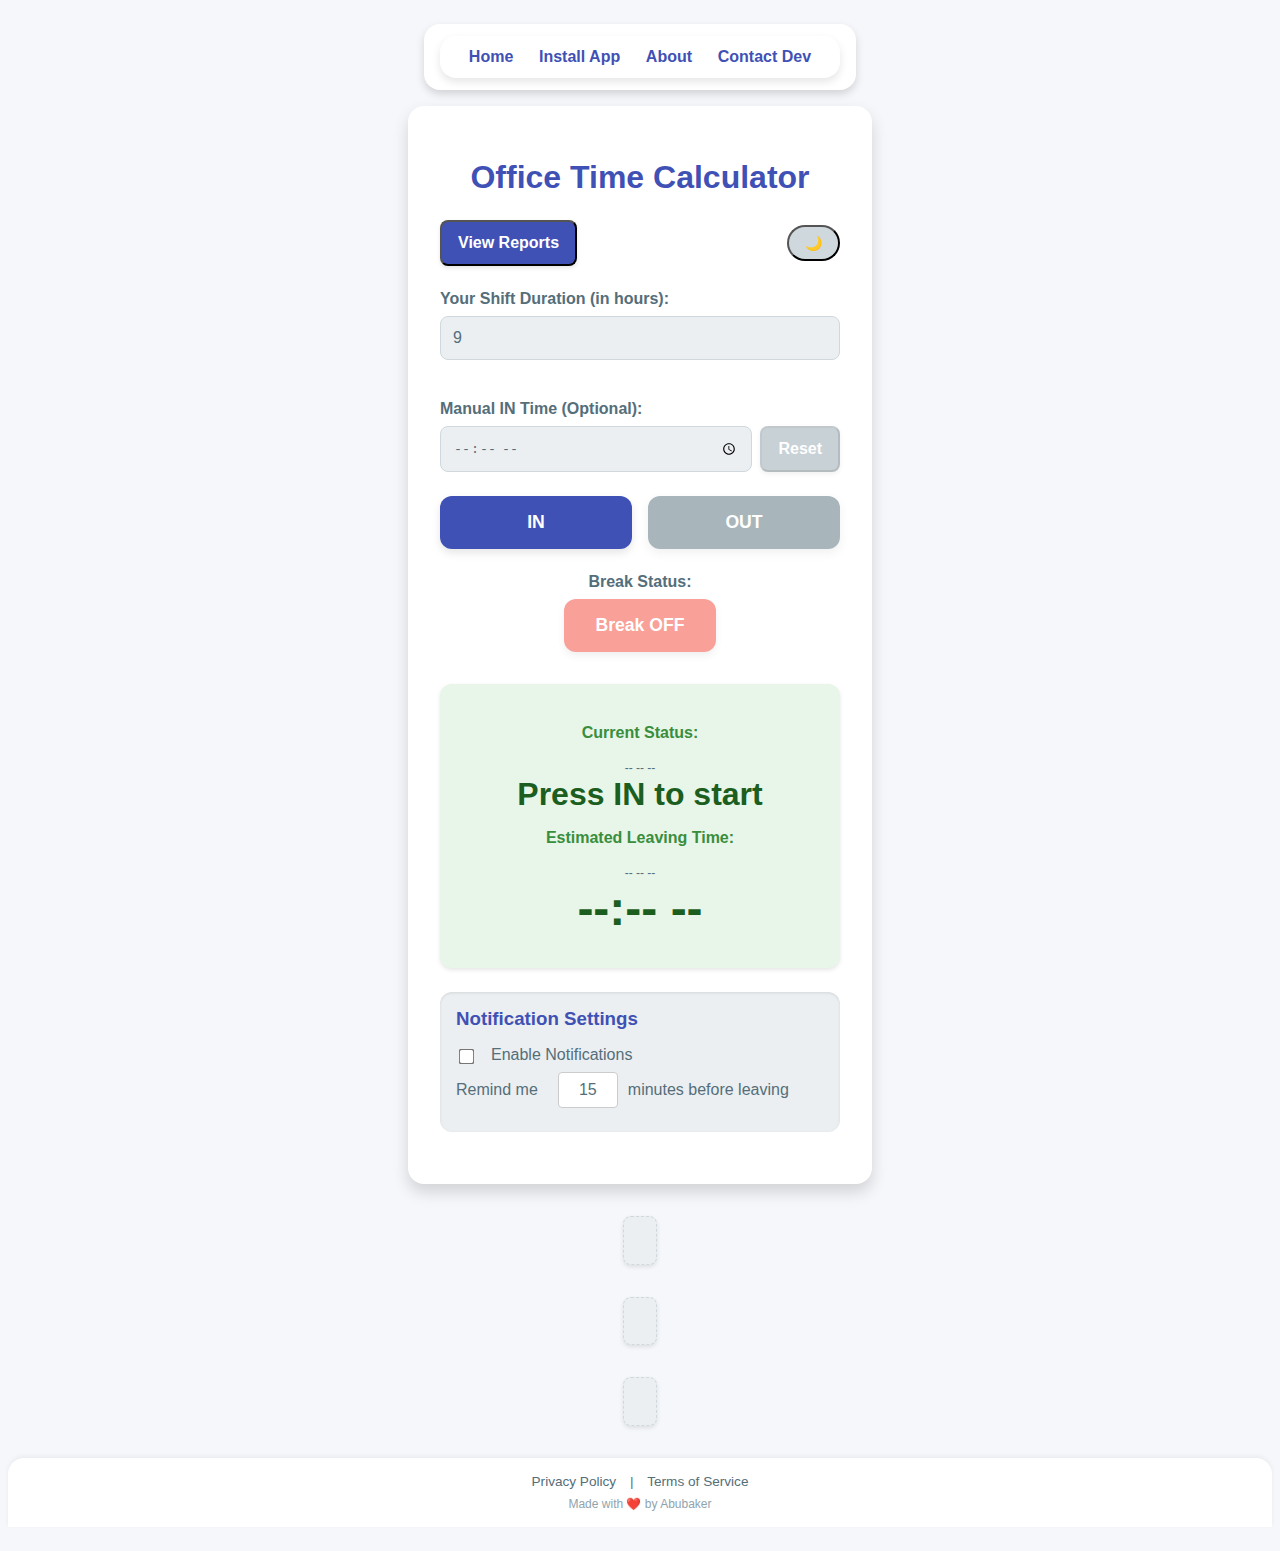
<file: index.html>
<!DOCTYPE html>

<html lang="en">
<head>
<meta charset="utf-8"/>
<meta content="width=device-width, initial-scale=1.0" name="viewport"/>
<title>Office Time Calculator</title>
<!-- PWA Manifest Link -->
<link href="/manifest.json" rel="manifest"/>
<script async="" crossorigin="anonymous" src="https://pagead2.googlesyndication.com/pagead/js/adsbygoogle.js?client=ca-pub-4157122551548487"></script>
<!-- Custom CSS for a professional look with clear light/dark mode and fixed text visibility -->

<link href="maincss.css" rel="stylesheet"/></head>
<body class="flex flex-col items-center justify-content-center min-h-screen p-4">
<header style="width: 100%; max-width: 400px; margin-bottom: 1rem;">
<nav style="display: flex; justify-content: space-around; align-items: center; background-color: var(--container-bg); padding: 0.75rem 1rem; border-radius: 1rem; box-shadow: 0 4px 8px rgba(0,0,0,0.1); font-weight: bold;">
<a href="index.html" style="color: var(--primary-accent); text-decoration: none;">Home</a>
<a href="install.html" style="color: var(--primary-accent); text-decoration: none;">Install App</a>
<a href="about.html" style="color: var(--primary-accent); text-decoration: none;">About</a>
<a href="contactus.html" style="color: var(--primary-accent);; text-decoration: none;">Contact Dev</a>
</nav>
</header>
<div class="container">
<h1>Office Time Calculator</h1>
<!-- Dark Mode Toggle Button and View Reports Button in a flex container -->
<div style="display: flex; justify-content: space-between; align-items: center; margin-bottom: 1.5rem;">
<!-- View Reports Button (Moved here) -->
<button class="btn-reset" id="viewReportsBtn">
                View Reports
            </button>
<!-- Dark Mode Toggle Button -->
<button id="darkModeToggle" style="background-color: #cfd8dc; color: #546e7a; padding: 0.5rem 1rem; border-radius: 9999px; font-size: 0.875rem; font-weight: 600; cursor: pointer; transition: background-color 0.3s ease, color 0.3s ease;">
<span id="darkModeIcon">🌙</span>
</button>
</div>
<!-- Shift Duration Input -->
<div style="margin-bottom: 1.5rem;">
<label for="shiftDuration">Your Shift Duration (in hours):</label>
<input id="shiftDuration" max="12" min="1" type="number" value="9"/>
</div>
<!-- Manual IN Time Input with Reset Button -->
<div style="margin-bottom: 1.5rem;"> <!-- Wrapper div for margin -->
<label for="manualInTime">Manual IN Time (Optional):</label>
<div class="input-flex-wrapper"> <!-- New wrapper for input and button -->
<input id="manualInTime" type="time"/>
<button class="btn-reset" id="resetManualInTimeBtn">Reset</button>
</div>
</div>
<!-- IN/OUT Buttons -->
<div class="button-group">
<button class="main-button btn-in" id="inBtn">IN</button>
<button class="main-button btn-out" disabled="" id="outBtn">OUT</button>
</div>
<!-- Break Toggle Button -->
<div style="margin-bottom: 1.5rem; text-align: center;">
<p class="break-status-text" style="margin-bottom: 0.5rem; font-weight: bold;">Break Status:</p>
<button class="btn-toggle off" disabled="" id="breakToggleBtn">
                Break OFF
            </button>
<p id="breakTimer" style="font-size: 1.2rem; font-weight: bold; margin-top: 0.75rem; display: none;">00:00:00</p>
</div>
<!-- Current Status / Leaving Time Display -->
<div class="status-box">
<p style="font-weight: bold; margin-bottom: 0.5rem;">Current Status:</p>
<p><span class="small-date-text" id="inDateDisplay">-- -- --</span><br/>
<span class="display-text" id="statusDisplay">Press IN to start</span></p>
<p style="font-weight: bold; margin-bottom: 0.5rem;">Estimated Leaving Time:</p>
<p><span class="small-date-text" id="outDateDisplay">-- -- --</span><br/>
<span class="large-text" id="leavingTimeDisplay">--:-- --</span></p>
<p id="totalBreakTimeDisplay" style="font-size: 0.9rem; margin-top: 0.5rem; display: none;">Total Break: 0 minutes</p>
</div>
<!-- Notification Settings (New Section) -->
<div class="notification-settings">
<h3>Notification Settings</h3>
<div>
<input id="enableNotificationsCheckbox" type="checkbox"/>
<label for="enableNotificationsCheckbox">Enable Notifications</label>
</div>
<div>
<label for="reminderMinutesInput">Remind me</label>
<input disabled="" id="reminderMinutesInput" max="60" min="1" type="number" value="15"/>
<span>minutes before leaving</span>
</div>
</div>
</div>
<!-- Reports Section (New) -->
<div class="container hidden" id="reportsSection">
<h2>Daily Work Reports</h2>
<!-- Filter and Sort Controls -->
<div class="filter-sort-controls">
<label for="sortReports">Sort by:</label>
<select id="sortReports">
<option value="dateDesc">Date (Newest First)</option>
<option value="dateAsc">Date (Oldest First)</option>
<option value="workDurationDesc">Actual Work (Longest First)</option>
<option value="workDurationAsc">Actual Work (Shortest First)</option>
</select>
<label for="filterStartDate">From:</label>
<input id="filterStartDate" type="date"/>
<label for="filterEndDate">To:</label>
<input id="filterEndDate" type="date"/>
<button id="applyFilterSortBtn">Apply</button>
</div>
<ul id="reportsList">
<li id="noReportsMessage">No reports yet.</li>
</ul>
<button id="clearAllReportsBtn">Clear All Reports</button>
<button class="btn-reset" id="exportReportsBtn" style="background-color: #4CAF50; margin-top: 1rem;">Export to CSV</button>
</div>
<!-- Banner Ad Placeholders -->
<div class="ad-placeholder">
<div overflow=""></div>
 </p>
<!-- <p style="font-size: 0.75rem; color: #546e7a;">This is an ad placement.</p> -->
</div>
<div class="ad-placeholder">
<div overflow=""></div>
</p>
<!-- <p style="font-size: 0.75rem; color: #546e7a;">This is an ad placement.</p> -->
</div>
<div class="ad-placeholder">
<div overflow=""></div>
</p>
<!-- <p style="font-size: 0.75rem; color: #546e7a;">This is an ad placement.</p> -->
</div>
<!-- Scroll Message (New) -->
<div id="scrollMessage">
        Scroll down to view reports
    </div>

<footer style="margin-top: 2rem; text-align: center; font-size: 0.85rem; color: #546e7a;">
<div style="margin-bottom: 0.5rem;">
<a href="privacy.html" style="color: #546e7a; text-decoration: none; margin-right: 10px;">Privacy Policy</a>
        |
        <a href="terms.html" style="color: #546e7a; text-decoration: none; margin-left: 10px;">Terms of Service</a>
</div>
<div style="font-size: 0.75rem; color: #90a4ae;">
        Made with <span style="color: red;">❤️</span> by Abubaker
    </div>
</footer>
<script src="script.js"></script></body>
</html>
</file>
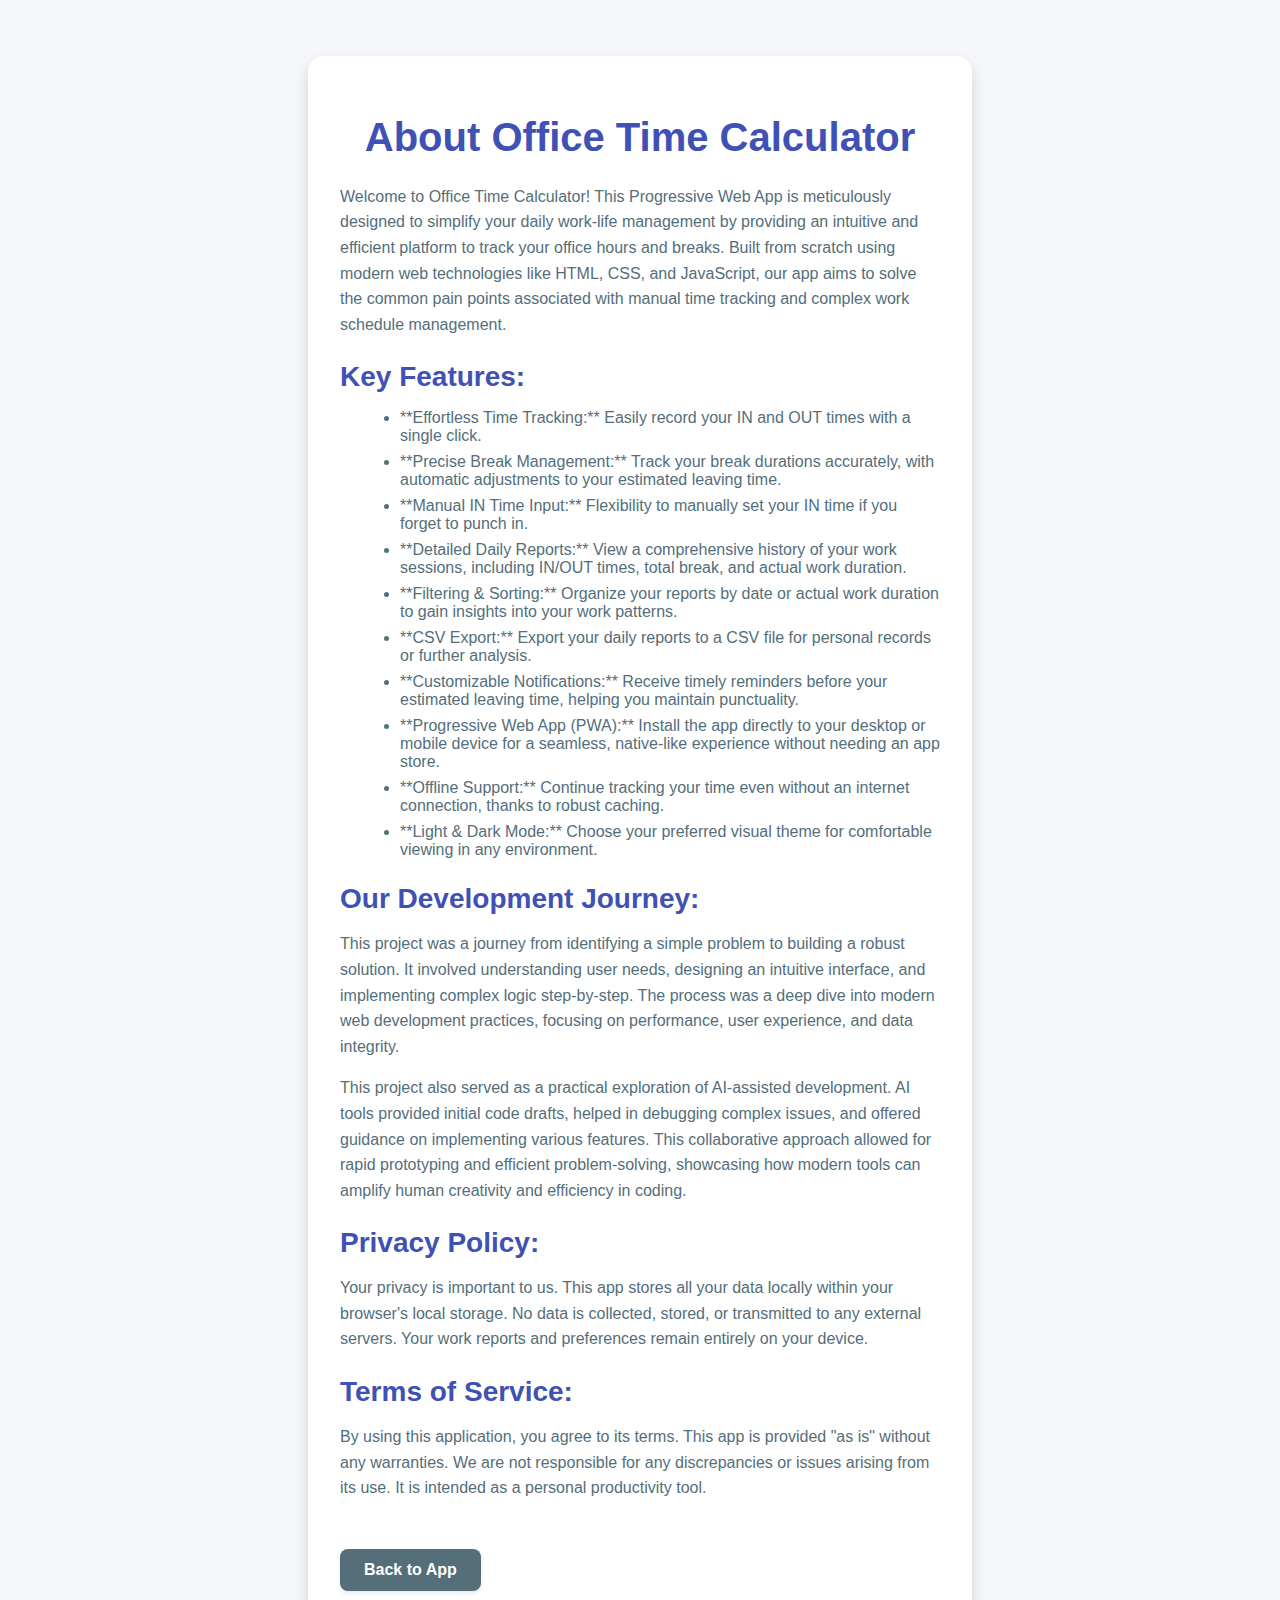
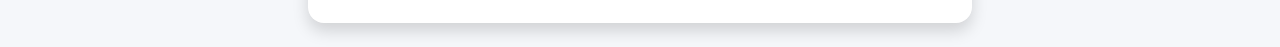
<file: about.html>
<!DOCTYPE html>
<html lang="en">
<head>
    <meta charset="UTF-8">
    <meta name="viewport" content="width=device-width, initial-scale=1.0">
    <title>About Office Time Calculator</title>
    <!-- Link to the main app's CSS for consistent styling -->
    <!-- Note: Linking index.html as stylesheet is incorrect. Ideally,
         common styles should be in a separate CSS file (e.g., style.css)
         and linked here. For this project, inline styles are used,
         and dark mode is handled via JS on body class. -->
    <style>
        /* Basic styling for the about page content */
        body {
            font-family: sans-serif;
            background-color: #f5f7fa; /* Light mode background */
            display: flex;
            flex-direction: column;
            align-items: center;
            justify-content: flex-start; /* Align to top */
            min-height: 100vh;
            padding: 1rem;
            transition: background-color 0.3s ease, color 0.3s ease;
            color: #263238;
        }
        .container {
            background-color: #ffffff;
            padding: 2rem;
            border-radius: 1rem;
            box-shadow: 0 8px 16px rgba(0,0,0,0.15);
            width: 100%;
            max-width: 600px; /* Wider for content */
            text-align: left;
            margin-top: 2rem; /* Spacing from top */
            transition: background-color 0.3s ease, box-shadow 0.3s ease;
        }
        h1 {
            font-size: 2.5rem;
            color: #3f51b5;
            margin-bottom: 1.5rem;
            text-align: center;
        }
        h2 {
            font-size: 1.75rem;
            color: #3f51b5;
            margin-top: 1.5rem;
            margin-bottom: 1rem;
        }
        p {
            margin-bottom: 1rem;
            line-height: 1.6;
            color: #546e7a;
        }
        ul {
            list-style-type: disc;
            margin-left: 20px;
            margin-bottom: 1rem;
            color: #546e7a;
        }
        ul li {
            margin-bottom: 0.5rem;
        }
        a {
            color: #3f51b5;
            text-decoration: none;
        }
        a:hover {
            text-decoration: underline;
        }
        .back-button {
            display: inline-block;
            margin-top: 2rem;
            padding: 0.75rem 1.5rem;
            background-color: #546e7a;
            color: white;
            border-radius: 0.5rem;
            text-decoration: none;
            font-weight: bold;
            transition: background-color 0.3s ease, transform 0.2s ease, box-shadow 0.2s ease;
            box-shadow: 0 2px 4px rgba(0,0,0,0.1);
        }
        .back-button:hover {
            background-color: #37474f;
            transform: translateY(-1px);
            box-shadow: 0 3px 5px rgba(0,0,0,0.15);
        }

        /* Dark mode styles for about page */
        body.dark {
            background-color: #2c3e50;
            color: #e0e0e0;
        }
        body.dark .container {
            background-color: #34495e;
            box-shadow: 0 8px 16px rgba(0,0,0,0.4);
        }
        body.dark h1, body.dark h2 {
            color: #64b5f6;
        }
        body.dark p, body.dark ul li {
            color: #b0bec5;
        }
        body.dark a {
            color: #64b5f6;
        }
        body.dark .back-button {
            background-color: #90a4ae;
        }
        body.dark .back-button:hover {
            background-color: #78909c;
        }
    </style>
</head>
<body>
    <div class="container">
        <h1>About Office Time Calculator</h1>

        <p>Welcome to Office Time Calculator! This Progressive Web App is meticulously designed to simplify your daily work-life management by providing an intuitive and efficient platform to track your office hours and breaks. Built from scratch using modern web technologies like HTML, CSS, and JavaScript, our app aims to solve the common pain points associated with manual time tracking and complex work schedule management.</p>

        <h2>Key Features:</h2>
        <ul>
            <li>**Effortless Time Tracking:** Easily record your IN and OUT times with a single click.</li>
            <li>**Precise Break Management:** Track your break durations accurately, with automatic adjustments to your estimated leaving time.</li>
            <li>**Manual IN Time Input:** Flexibility to manually set your IN time if you forget to punch in.</li>
            <li>**Detailed Daily Reports:** View a comprehensive history of your work sessions, including IN/OUT times, total break, and actual work duration.</li>
            <li>**Filtering & Sorting:** Organize your reports by date or actual work duration to gain insights into your work patterns.</li>
            <li>**CSV Export:** Export your daily reports to a CSV file for personal records or further analysis.</li>
            <li>**Customizable Notifications:** Receive timely reminders before your estimated leaving time, helping you maintain punctuality.</li>
            <li>**Progressive Web App (PWA):** Install the app directly to your desktop or mobile device for a seamless, native-like experience without needing an app store.</li>
            <li>**Offline Support:** Continue tracking your time even without an internet connection, thanks to robust caching.</li>
            <li>**Light & Dark Mode:** Choose your preferred visual theme for comfortable viewing in any environment.</li>
        </ul>

        <h2>Our Development Journey:</h2>
        <p>This project was a journey from identifying a simple problem to building a robust solution. It involved understanding user needs, designing an intuitive interface, and implementing complex logic step-by-step. The process was a deep dive into modern web development practices, focusing on performance, user experience, and data integrity.</p>
        <p>This project also served as a practical exploration of AI-assisted development. AI tools provided initial code drafts, helped in debugging complex issues, and offered guidance on implementing various features. This collaborative approach allowed for rapid prototyping and efficient problem-solving, showcasing how modern tools can amplify human creativity and efficiency in coding.</p>

        <h2>Privacy Policy:</h2>
        <p>Your privacy is important to us. This app stores all your data locally within your browser's local storage. No data is collected, stored, or transmitted to any external servers. Your work reports and preferences remain entirely on your device.</p>

        <h2>Terms of Service:</h2>
        <p>By using this application, you agree to its terms. This app is provided "as is" without any warranties. We are not responsible for any discrepancies or issues arising from its use. It is intended as a personal productivity tool.</p>

        <a href="index.html" class="back-button">Back to App</a>
    </div>

    <script>
        // Function to apply dark mode based on local storage
        function applyDarkModeOnLoad() {
            const savedState = localStorage.getItem('officeTimeCalculatorState');
            if (savedState) {
                const state = JSON.parse(savedState);
                if (state.isDarkMode) {
                    document.body.classList.add('dark');
                } else {
                    document.body.classList.remove('dark');
                }
            }
        }

        // Apply dark mode when the page loads
        document.addEventListener('DOMContentLoaded', applyDarkModeOnLoad);
    </script>
</body>
</html>
</file>
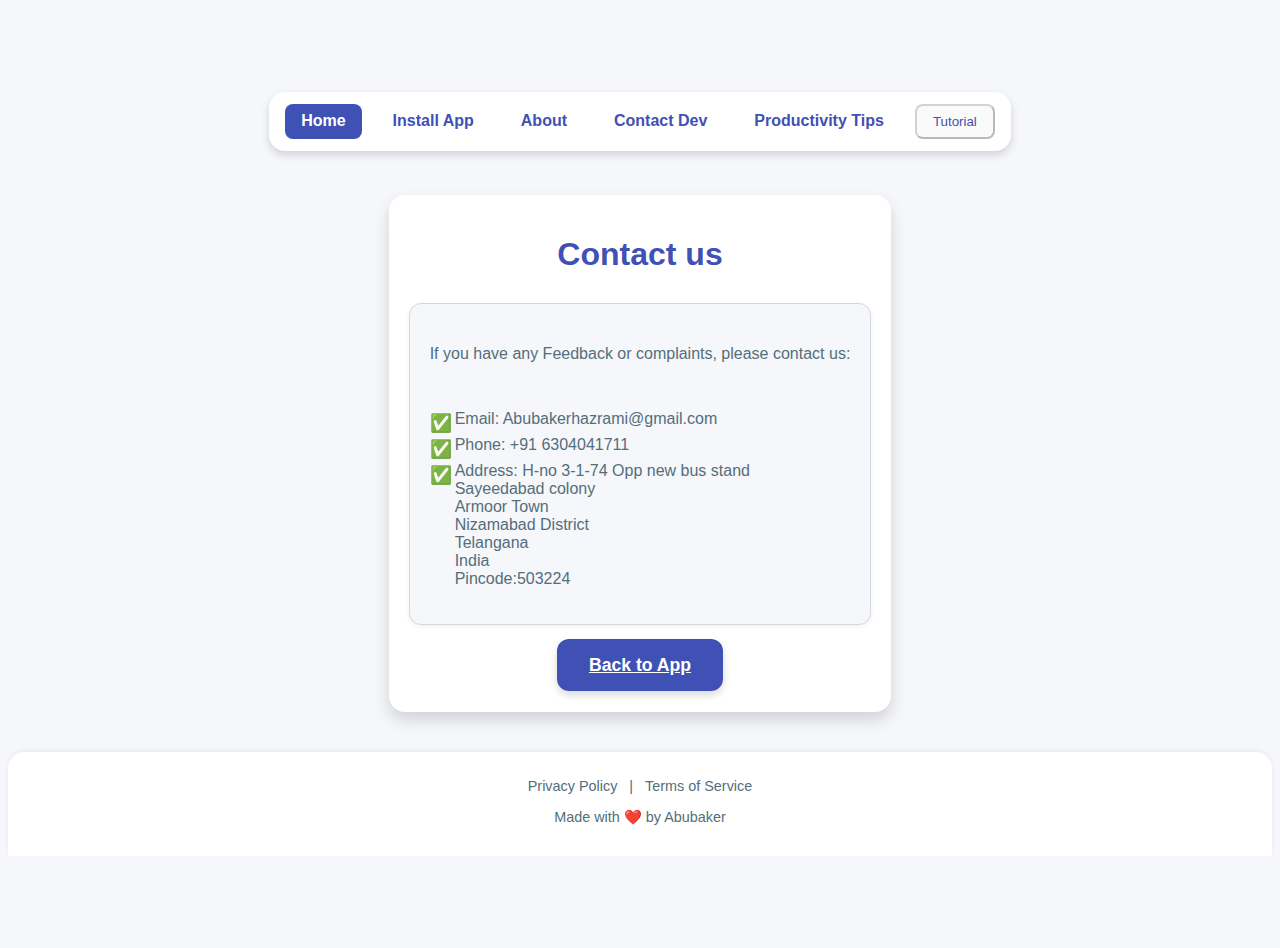
<file: contactus.html>
<!DOCTYPE html>
<html lang="en">
<head>
    <meta charset="UTF-8">
    <meta name="viewport" content="width=device-width, initial-scale=1.0">
    <title>Contact us</title>
    <link href="maincss.css" rel="stylesheet"/>
</head>
<body>
    <header>
 
    </header>
    
        <main class="content-wrapper">
    <section class="page-section">
            <h1>Contact us</h1>


<section class="tip-card"><p>If you have any Feedback or complaints, please contact us:</p> <br>
    
            <!-- Article Ad -->
<ins class="adsbygoogle"
     style="display:block; text-align:center;"
     data-ad-layout="in-article"
     data-ad-format="fluid"
     data-ad-client="ca-pub-4157122551548487"
     data-ad-slot="1465671664"></ins>
<script>
     (adsbygoogle = window.adsbygoogle || []).push({});
</script>

<ul>
    <li>Email: Abubakerhazrami@gmail.com</li>
    <li>Phone: +91 6304041711</li>
    <li>Address: H-no 3-1-74 Opp new bus stand <br> Sayeedabad colony <br> Armoor Town <br> Nizamabad District <br> Telangana <br> India <br> Pincode:503224</li>
</ul>
</section>
</section>
<!-- Article Ad -->
<ins class="adsbygoogle"
     style="display:block; text-align:center;"
     data-ad-layout="in-article"
     data-ad-format="fluid"
     data-ad-client="ca-pub-4157122551548487"
     data-ad-slot="1465671664"></ins>
<script>
     (adsbygoogle = window.adsbygoogle || []).push({});
</script>

<p class="back-to-app-link">
                <a href="index.html" class="button">Back to App</a>
            </p>


  </main>

    <footer>
     
    </footer>
     <!-- <script>
        // Function to apply dark mode based on local storage
        function applyDarkModeOnLoad() {
            const savedState = localStorage.getItem('officeTimeCalculatorState');
            if (savedState) {
                const state = JSON.parse(savedState);
                if (state.isDarkMode) {
                    document.body.classList.add('dark');
                } else {
                    document.body.classList.remove('dark');
                }
            }
        }

        // Apply dark mode when the page loads
        document.addEventListener('DOMContentLoaded', applyDarkModeOnLoad);
    </script> -->
    <script src="common.js"></script>
    <script async src="https://pagead2.googlesyndication.com/pagead/js/adsbygoogle.js?client=ca-pub-4157122551548487"
     crossorigin="anonymous"></script>

</body>
</html>
</file>
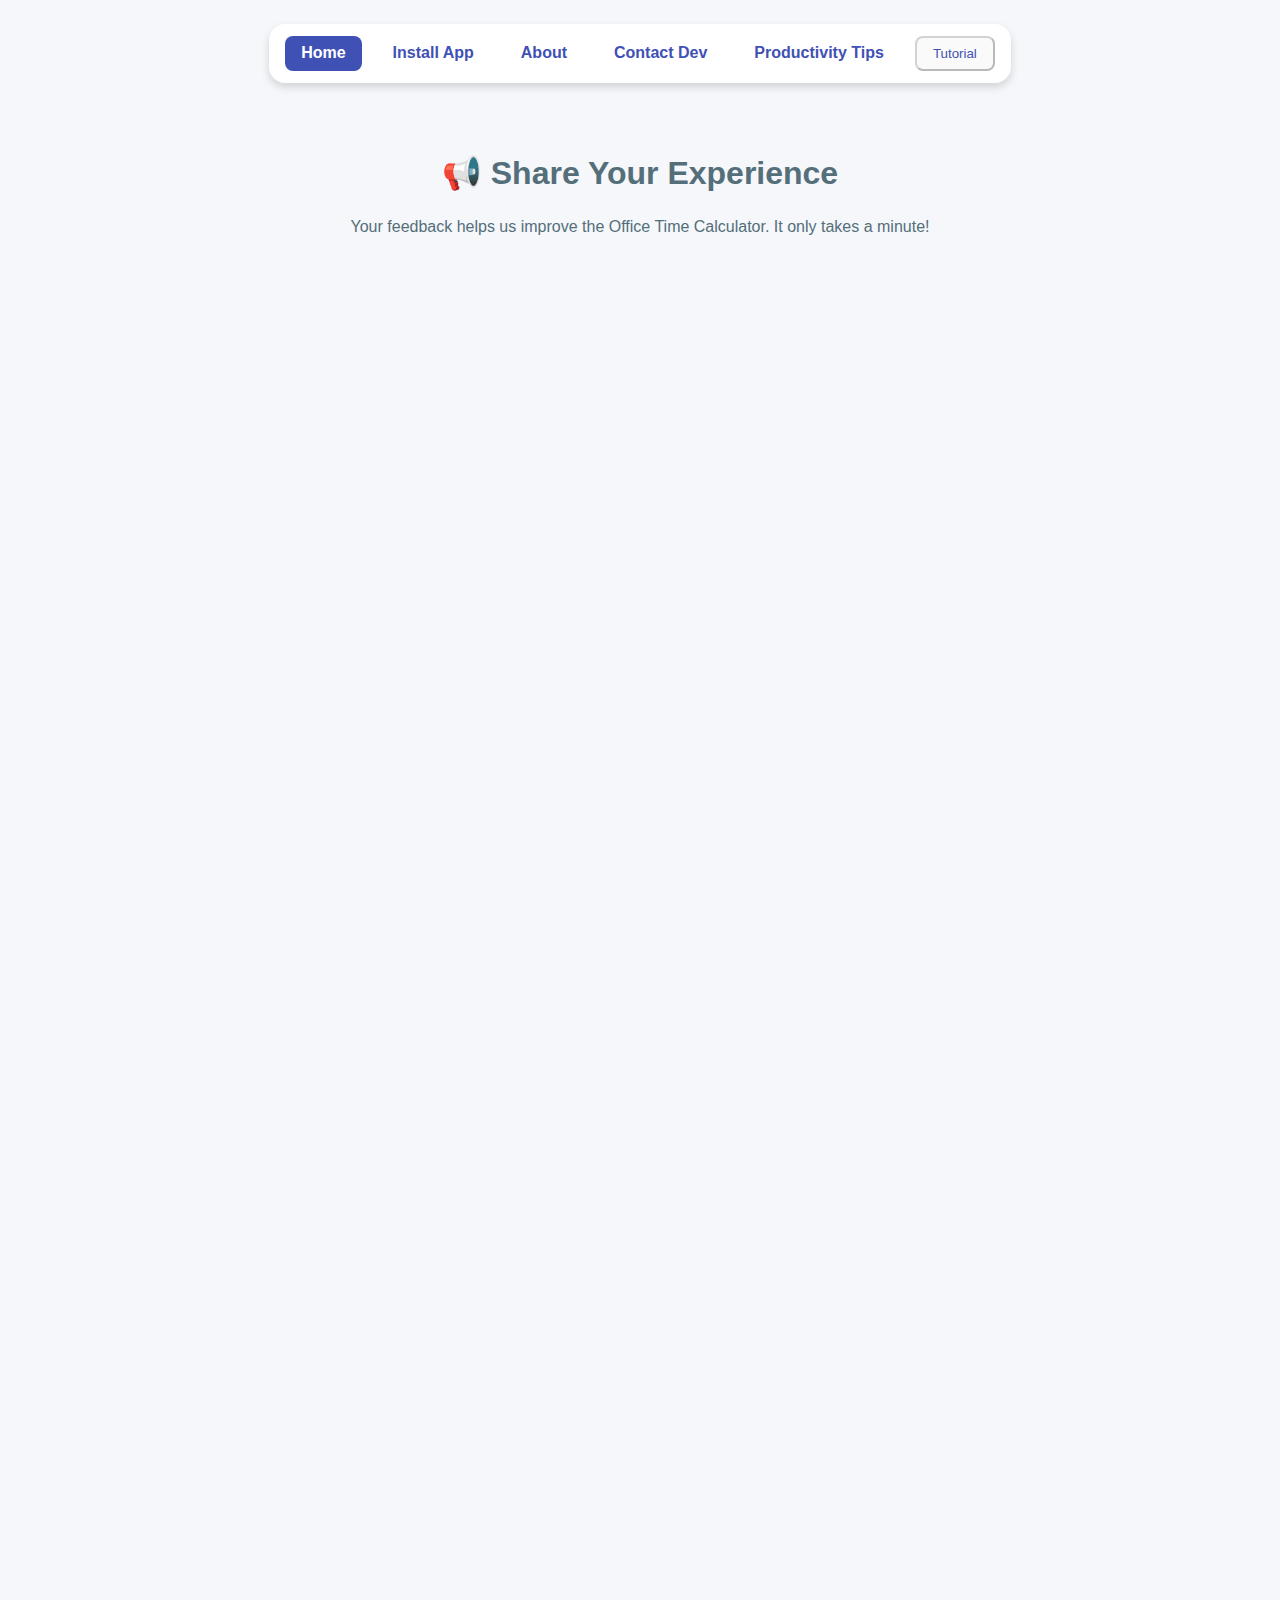
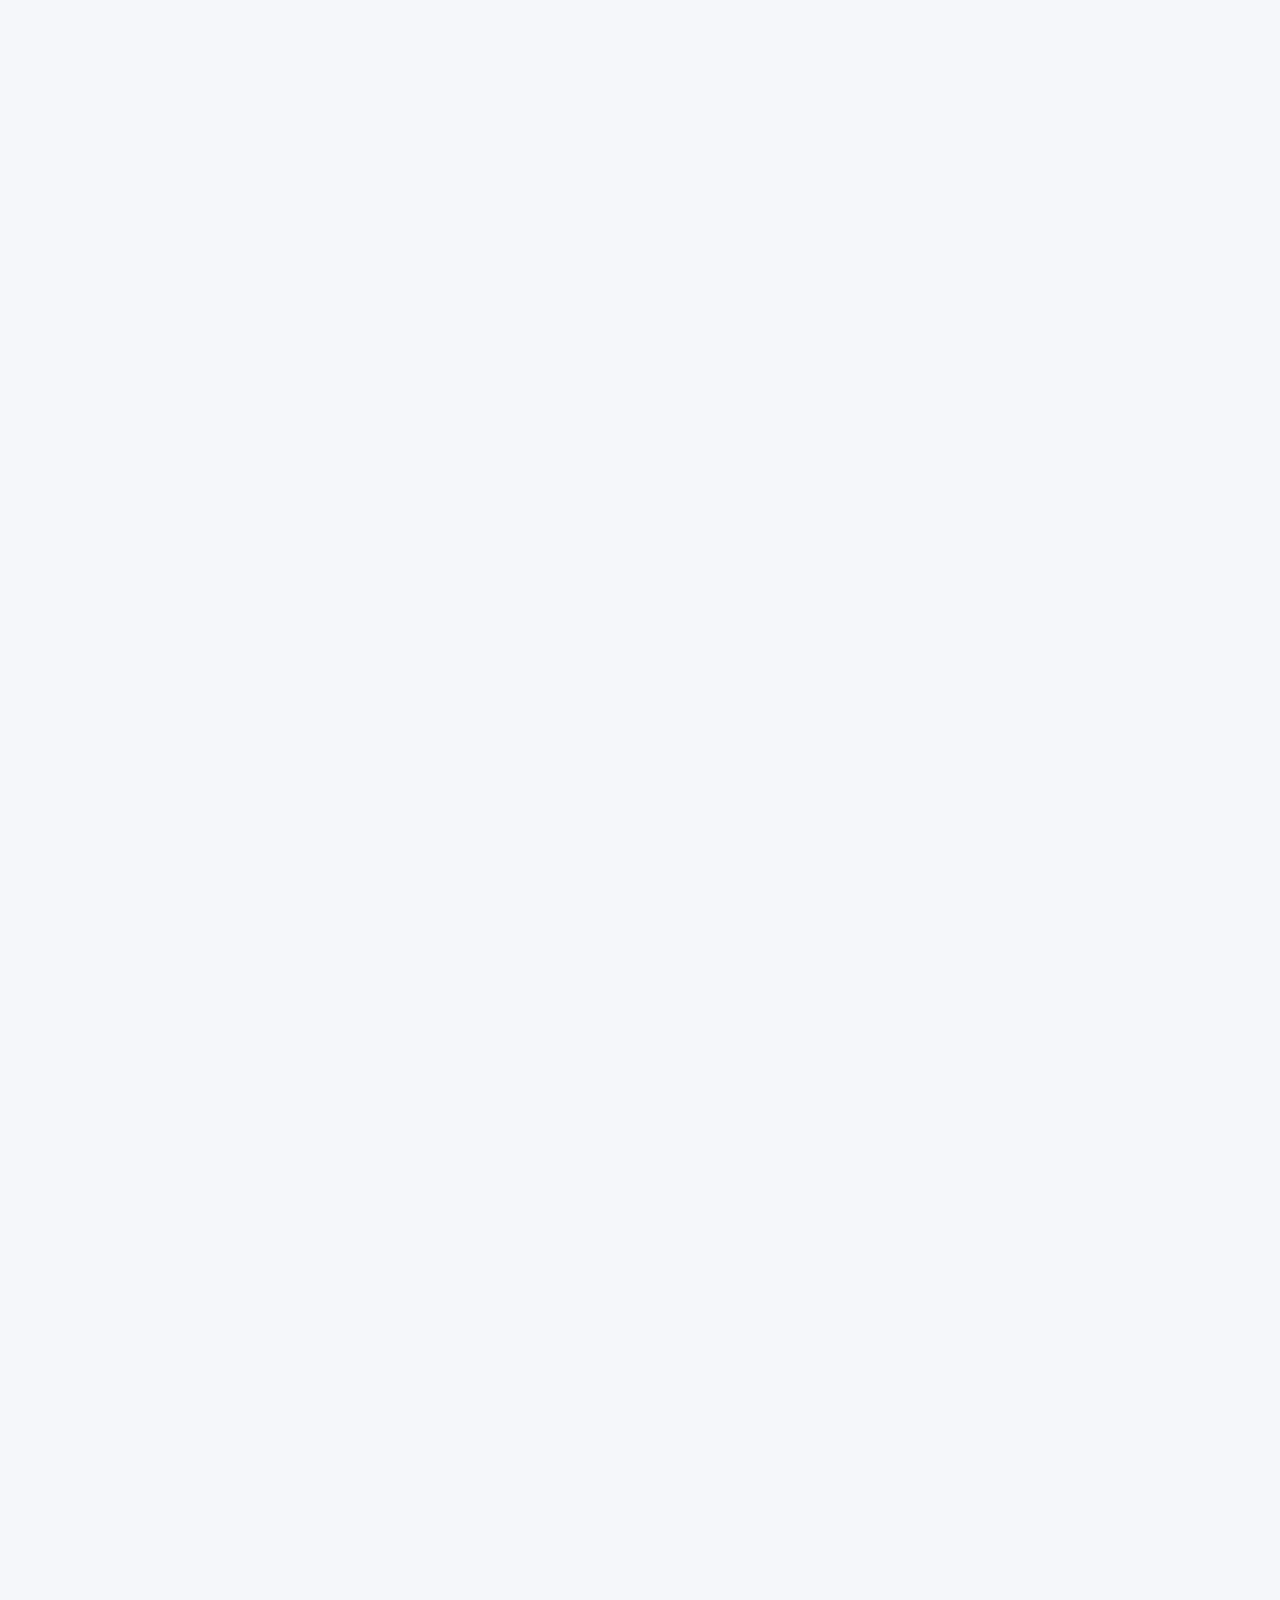
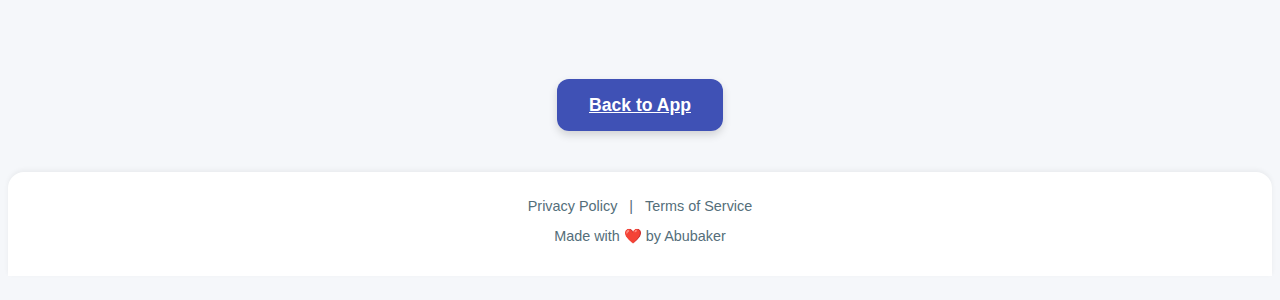
<file: feedback.html>
<!DOCTYPE html>
<html lang="en">
<head>
  <meta charset="UTF-8" />
  <meta name="viewport" content="width=device-width, initial-scale=1.0"/>
  <title>Share Feedback – Office Time Calculator</title>
  <link rel="stylesheet" href="maincss.css" />
</head>
<body>

  <!-- Header placeholder -->
  <header id="header-placeholder"></header>

  <main class="feedback-wrapper" style="max-width: 800px; margin: auto; padding: 20px;">
    <h2 style="text-align: center; font-size: 2rem;">📢 Share Your Experience</h2>
    <p style="text-align: center; margin-bottom: 25px;">
      Your feedback helps us improve the Office Time Calculator. It only takes a minute!
    </p>

    <iframe src="https://docs.google.com/forms/d/e/1FAIpQLSdUbQd51X-rf5TWrNAG8eozrtUZ5QTDar2xc6YPxSXdqnkkxA/viewform?embedded=true" 
      width="100%" height="3000" frameborder="0" style="border: none;">Loading…</iframe>

    <div style="text-align: center; margin-top: 20px;">
    </div>
     <p class="back-to-app-link">
                <a href="index.html" class="button">Back to App</a>
            </p>
  </main>

  <!-- Footer placeholder -->
  <footer id="footer-placeholder"></footer>

  <!-- Load common header/footer -->
  <script src="common.js"></script>
</body>
</html>
</file>
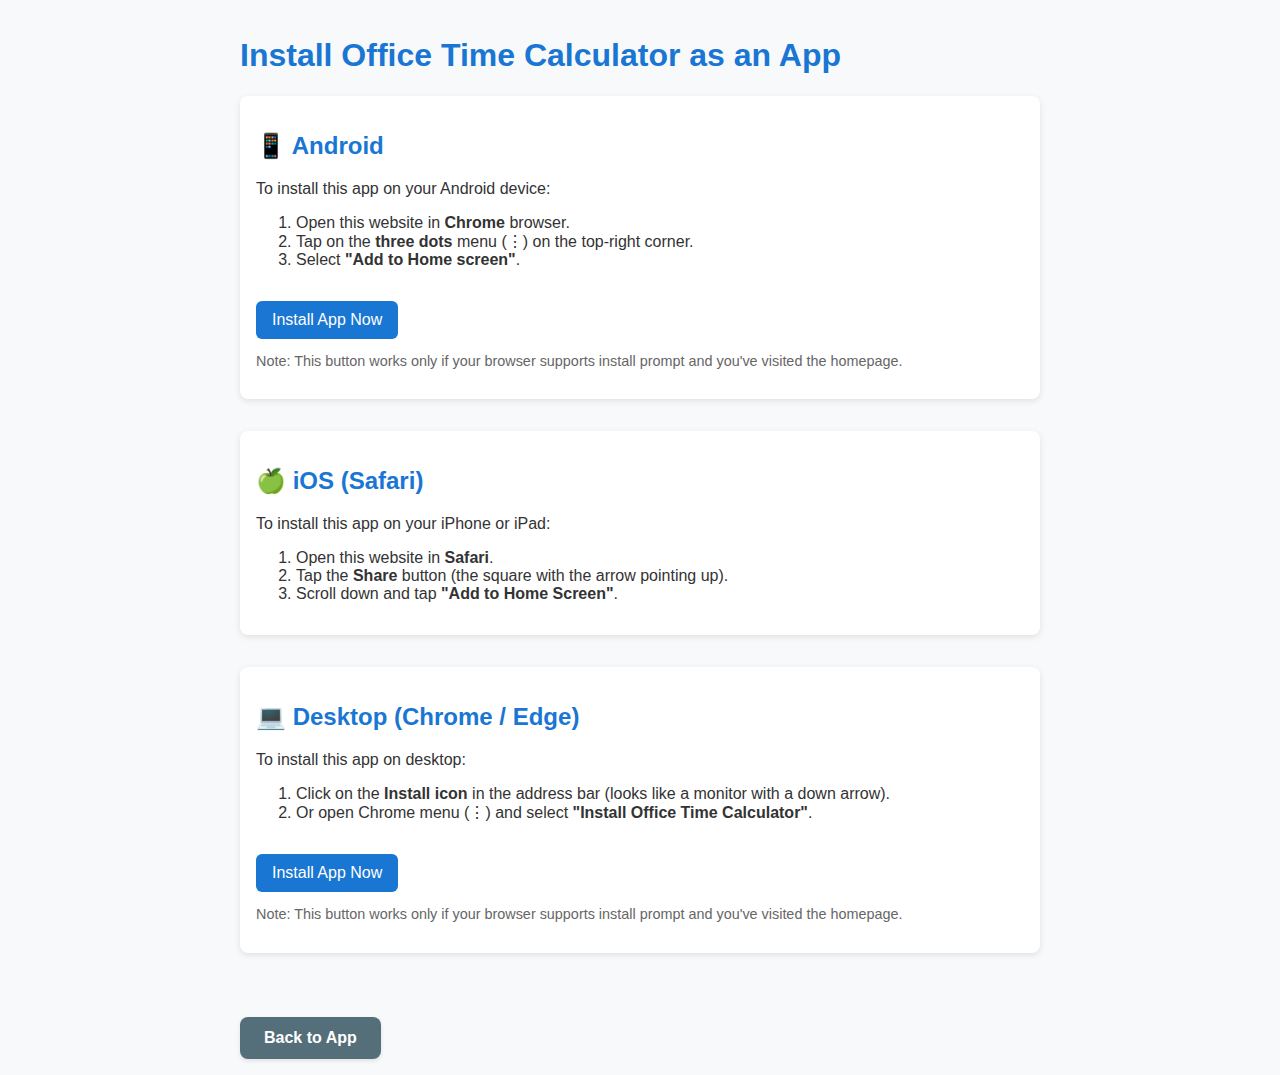
<file: install.html>
<!DOCTYPE html>
<html lang="en">
<head>
  <meta charset="UTF-8" />
  <meta name="viewport" content="width=device-width, initial-scale=1.0"/>
  <title>Install App - Office Time Calculator</title>
  <link rel="manifest" href="manifest.json" />
  <style>
    body {
      font-family: Arial, sans-serif;
      padding: 1rem;
      max-width: 800px;
      margin: auto;
      background-color: #f8f9fa;
      color: #333;
    }
    h1, h2 {
      color: #1976d2;
    }
    section {
      margin-bottom: 2rem;
      background: #fff;
      border-radius: 8px;
      padding: 1rem;
      box-shadow: 0 2px 6px rgba(0,0,0,0.1);
    }
    button {
      background-color: #1976d2;
      color: white;
      border: none;
      padding: 10px 16px;
      border-radius: 6px;
      font-size: 1rem;
      cursor: pointer;
      margin-top: 1rem;
    }
    .note {
      font-size: 0.9rem;
      color: #666;
    }
    
    .back-button {
            display: inline-block;
            margin-top: 2rem;
            padding: 0.75rem 1.5rem;
            background-color: #546e7a;
            color: white;
            border-radius: 0.5rem;
            text-decoration: none;
            font-weight: bold;
            transition: background-color 0.3s ease, transform 0.2s ease, box-shadow 0.2s ease;
            box-shadow: 0 2px 4px rgba(0,0,0,0.1);
        }
        .back-button:hover {
            background-color: #37474f;
            transform: translateY(-1px);
            box-shadow: 0 3px 5px rgba(0,0,0,0.15);
        }



     body.dark .back-button {
            background-color: #90a4ae;
        }
        body.dark .back-button:hover {
            background-color: #78909c;
        }

        

  </style>
</head>
<body>

  <h1>Install Office Time Calculator as an App</h1>

  <section id="android">
    <h2>📱 Android</h2>
    <p>To install this app on your Android device:</p>
    <ol>
      <li>Open this website in <strong>Chrome</strong> browser.</li>
      <li>Tap on the <strong>three dots</strong> menu (⋮) on the top-right corner.</li>
      <li>Select <strong>"Add to Home screen"</strong>.</li>
    </ol>
    <button id="installBtn">Install App Now</button>
    <p class="note">Note: This button works only if your browser supports install prompt and you've visited the homepage.</p>
  </section>

  <section id="ios">
    <h2>🍏 iOS (Safari)</h2>
    <p>To install this app on your iPhone or iPad:</p>
    <ol>
      <li>Open this website in <strong>Safari</strong>.</li>
      <li>Tap the <strong>Share</strong> button (the square with the arrow pointing up).</li>
      <li>Scroll down and tap <strong>"Add to Home Screen"</strong>.</li>
    </ol>
  </section>

  <section id="desktop">
    <h2>💻 Desktop (Chrome / Edge)</h2>
    <p>To install this app on desktop:</p>
    <ol>
      <li>Click on the <strong>Install icon</strong> in the address bar (looks like a monitor with a down arrow).</li>
      <li>Or open Chrome menu (⋮) and select <strong>"Install Office Time Calculator"</strong>.</li>
    </ol>
     <button id="installBtn2">Install App Now</button>
    <p class="note">Note: This button works only if your browser supports install prompt and you've visited the homepage.</p>
  </section>

   <a href="index.html" class="back-button">Back to App</a>

  <script>
    let deferredPrompt;
    window.addEventListener('beforeinstallprompt', (e) => {
      e.preventDefault();
      deferredPrompt = e;
    });

    const installBtn = document.getElementById('installBtn');
    installBtn.addEventListener('click', async () => {
      if (deferredPrompt) {
        deferredPrompt.prompt();
        const { outcome } = await deferredPrompt.userChoice;
        if (outcome === 'accepted') {
          console.log('User accepted the install prompt');
        } else {
          console.log('User dismissed the install prompt');
        }
        deferredPrompt = null;
      } else {
        alert('Install option not available. Try visiting the homepage again.');
      }
    });


    const installBtn2 = document.getElementById('installBtn2');
    installBtn2.addEventListener('click', async () => {
      if (deferredPrompt) {
        deferredPrompt.prompt();
        const { outcome } = await deferredPrompt.userChoice;
        if (outcome === 'accepted') {
          console.log('User accepted the install prompt');
        } else {
          console.log('User dismissed the install prompt');
        }
        deferredPrompt = null;
      } else {
        alert('Install option not available. Try visiting the homepage again.');
      }
    });
  </script>
</body>
</html>
</file>
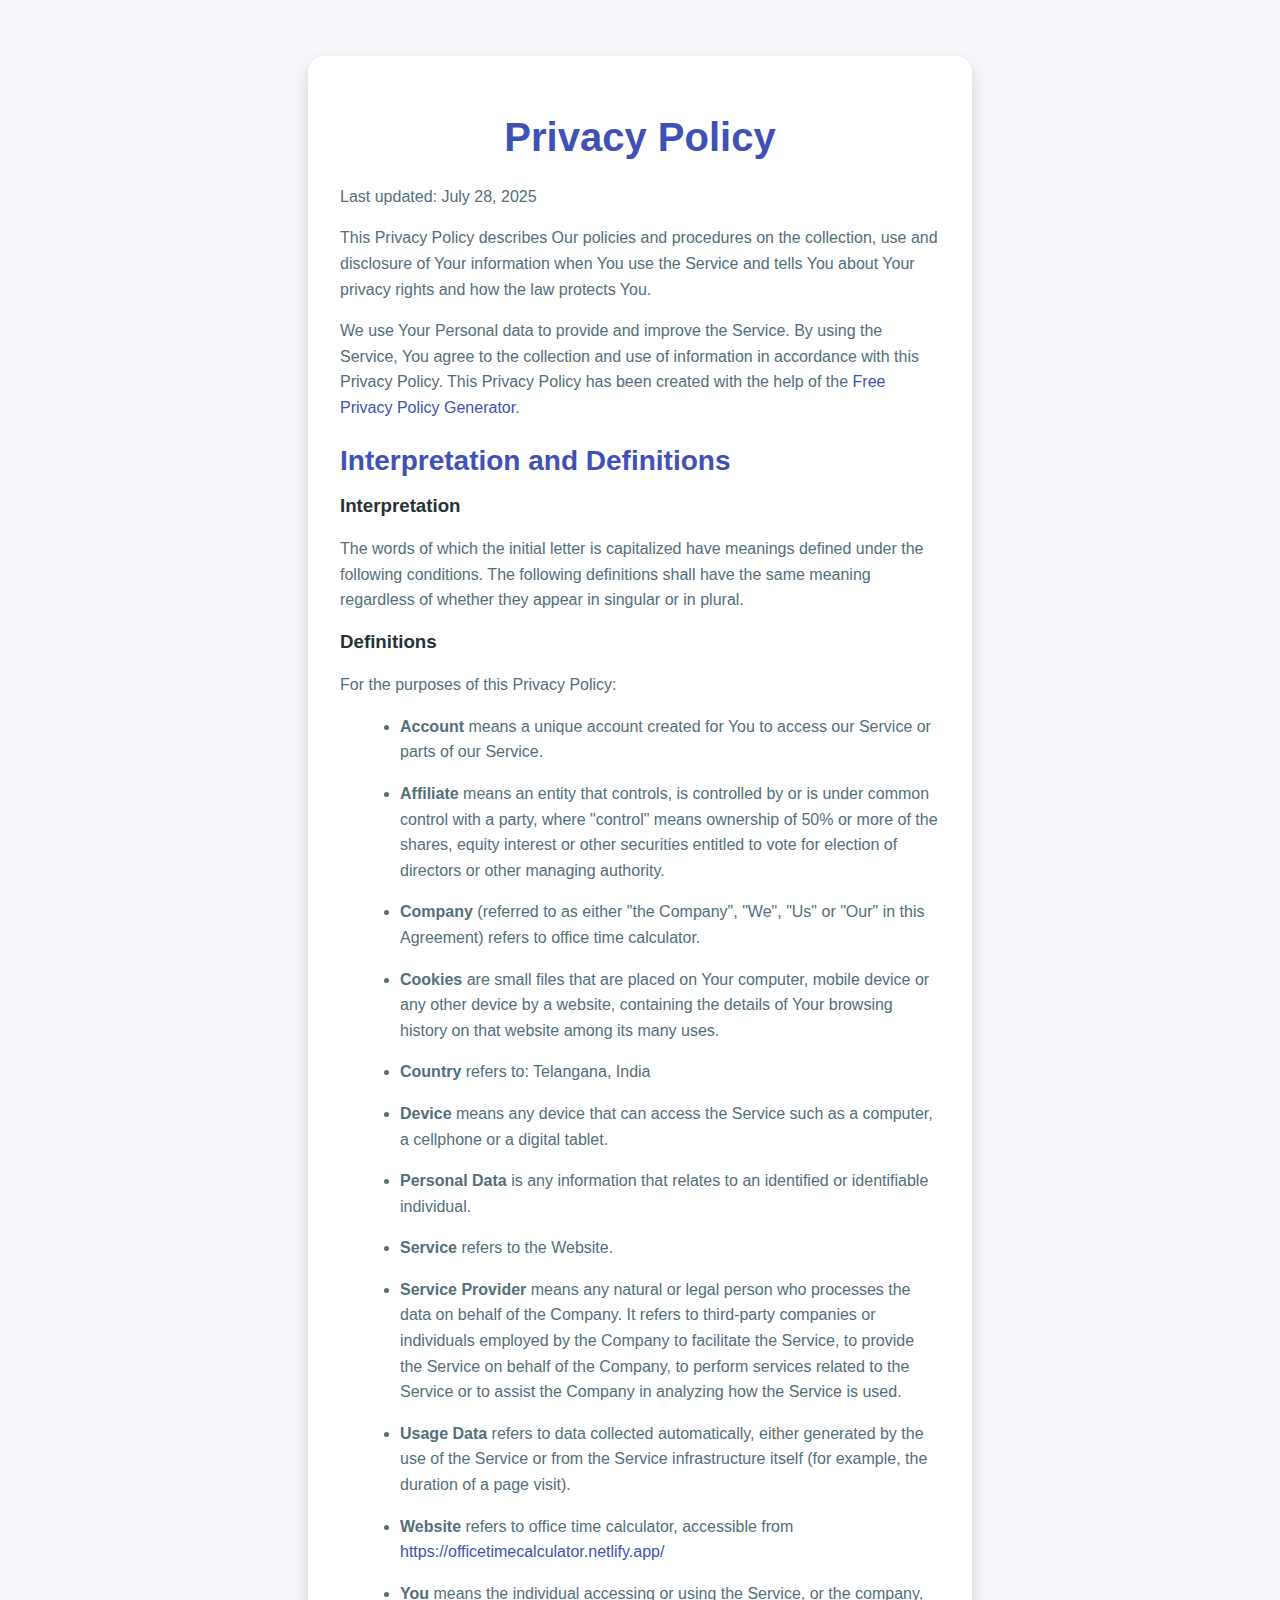
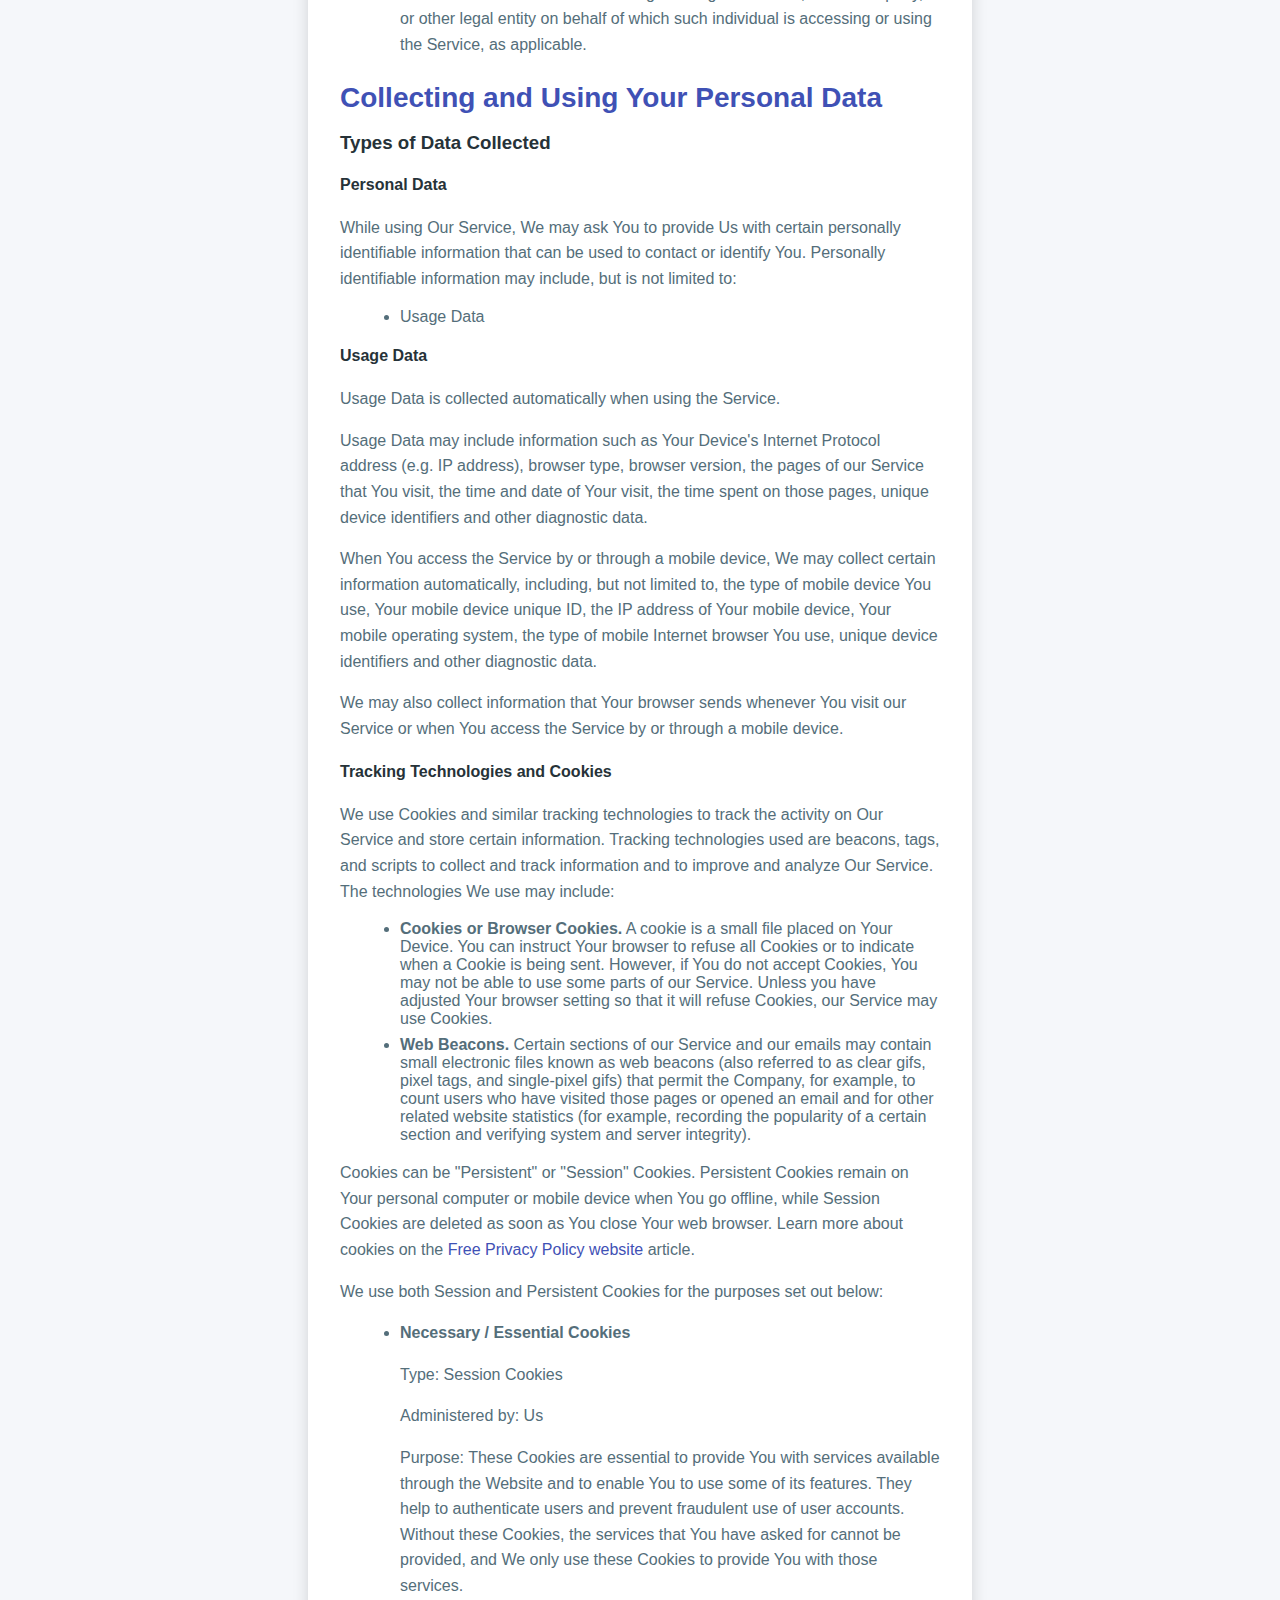
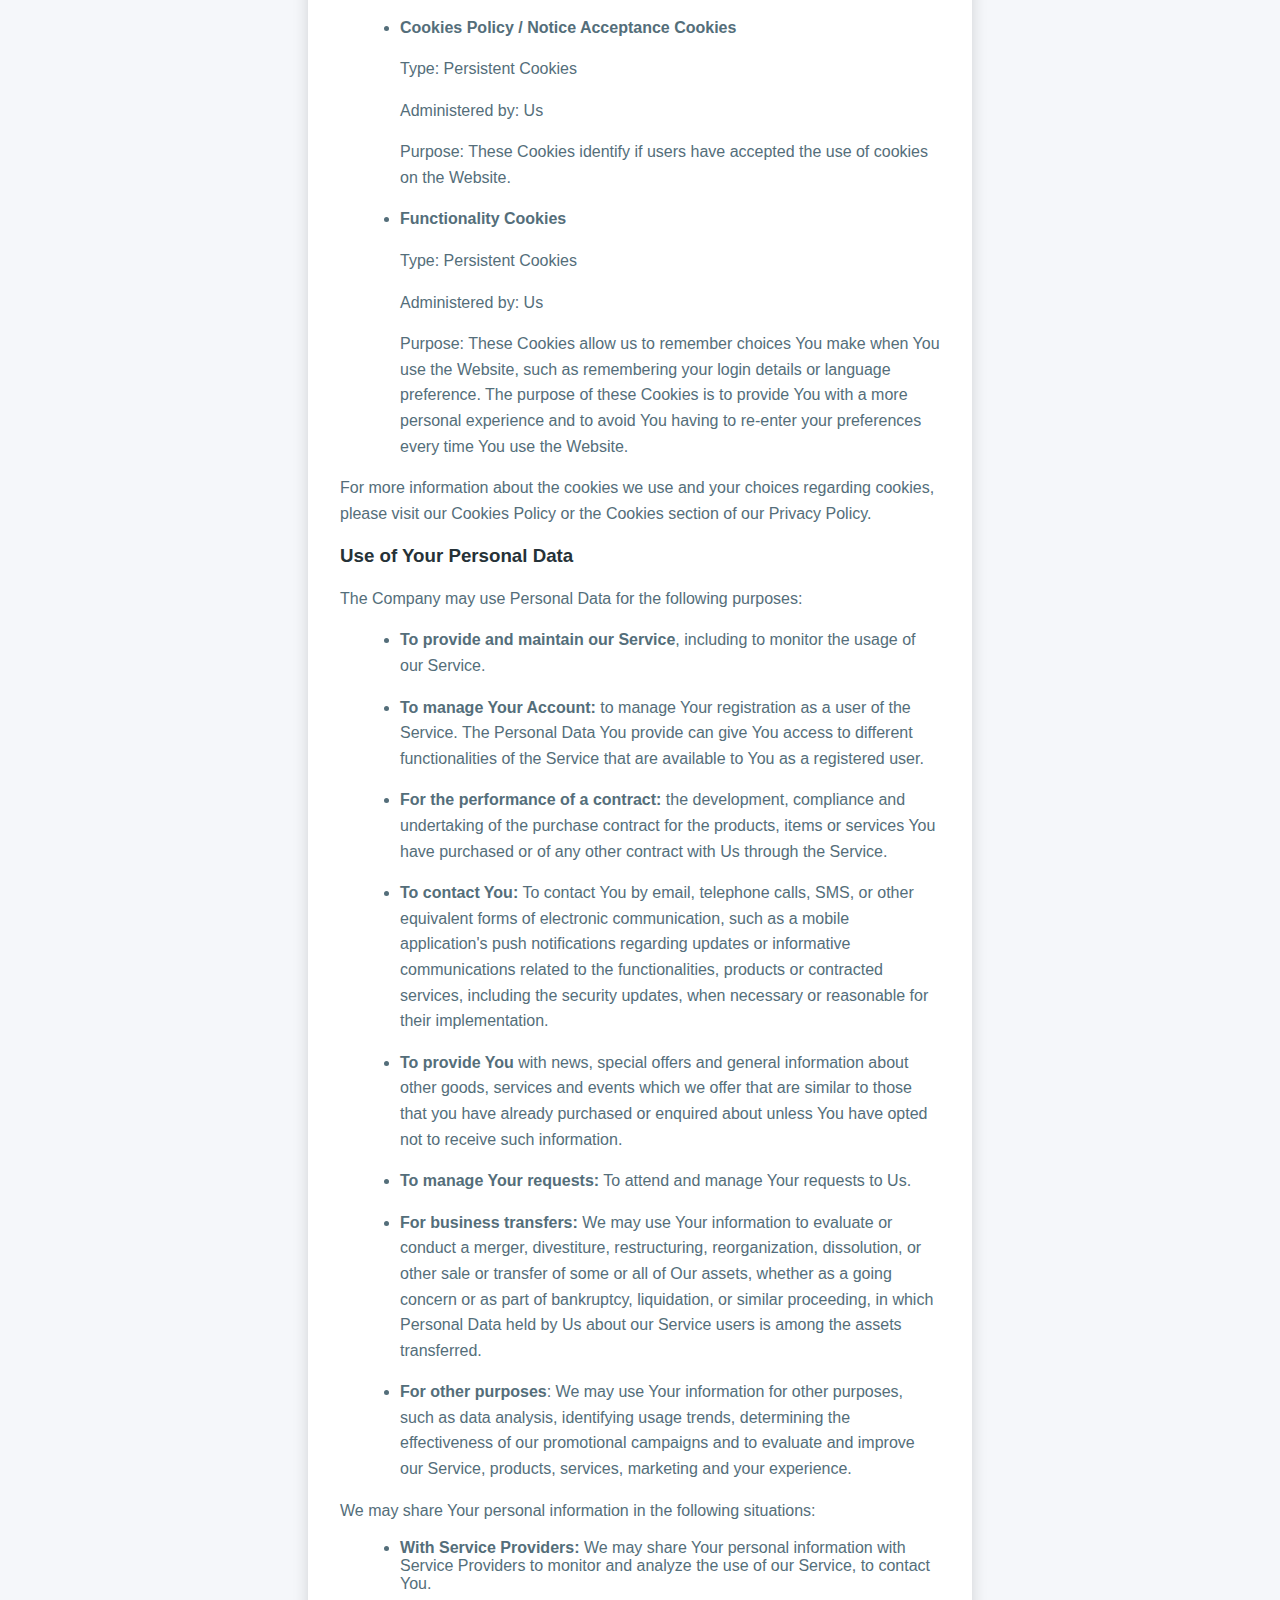
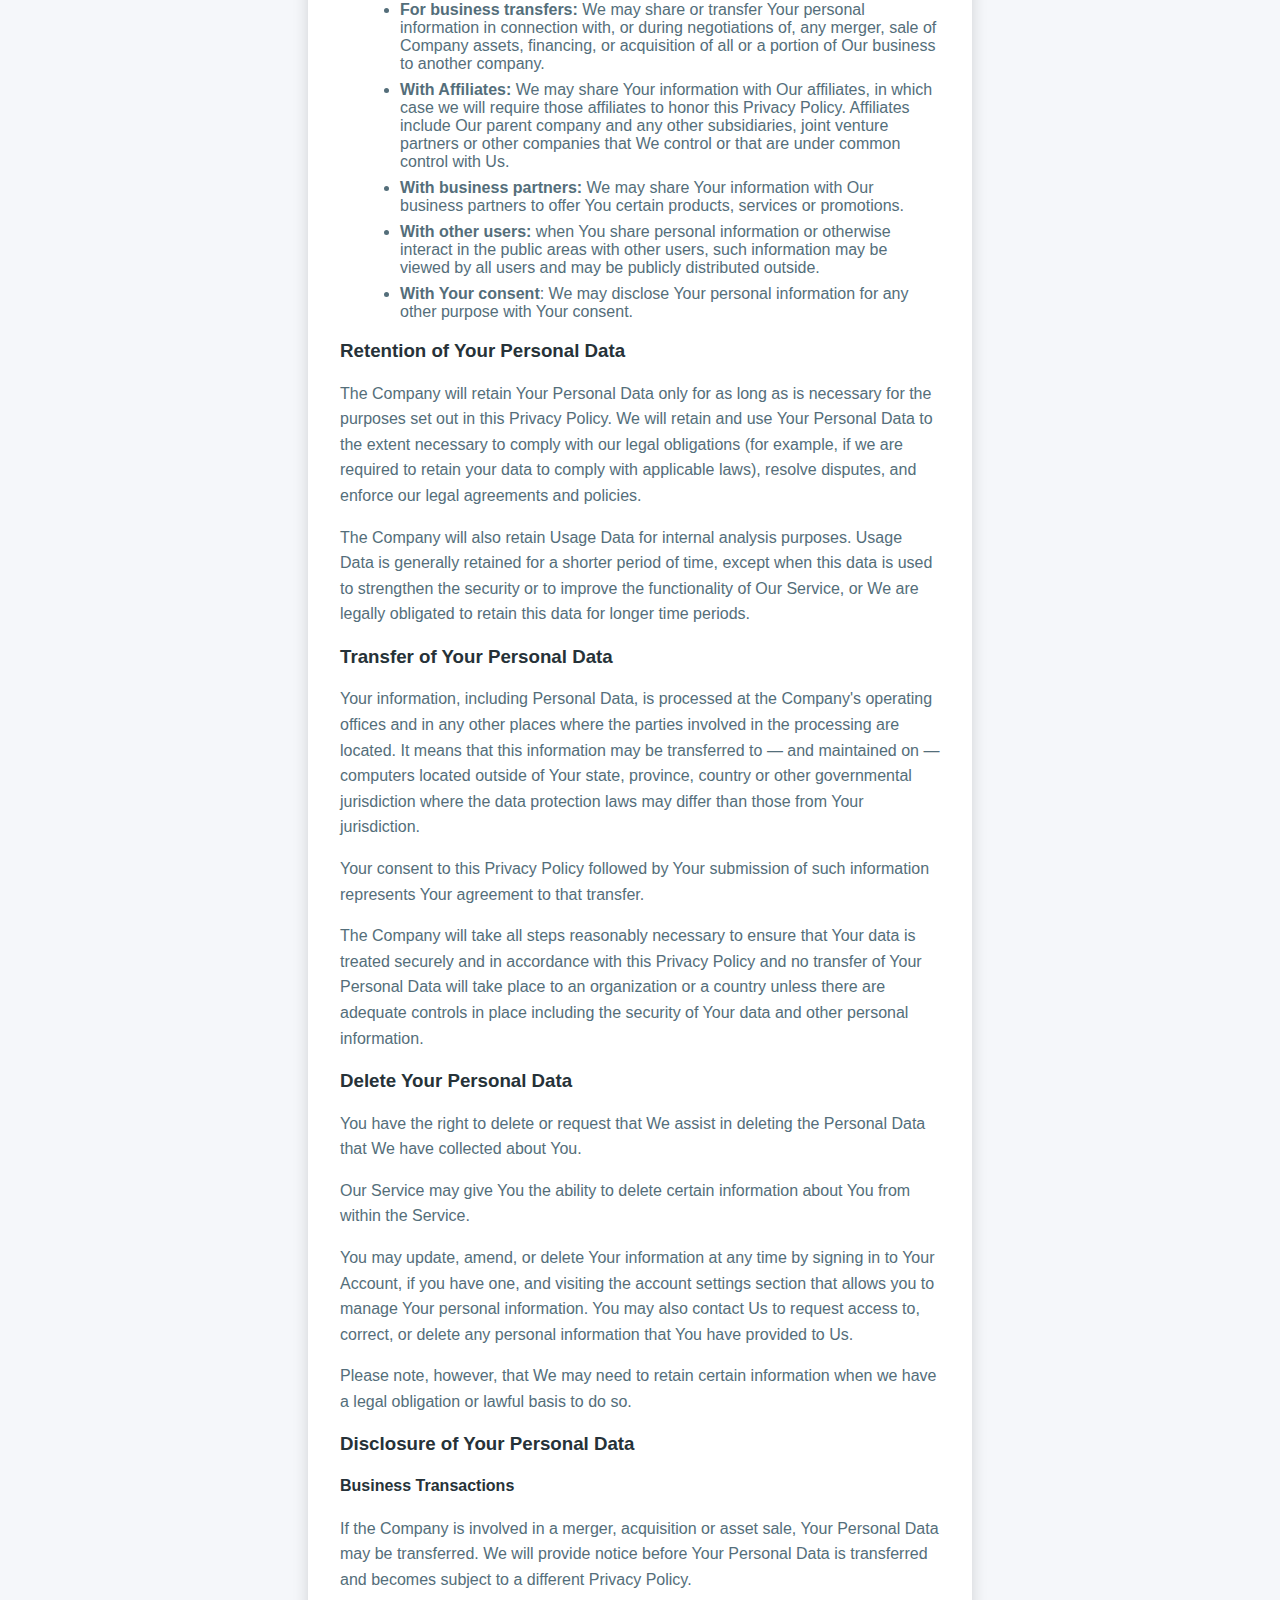
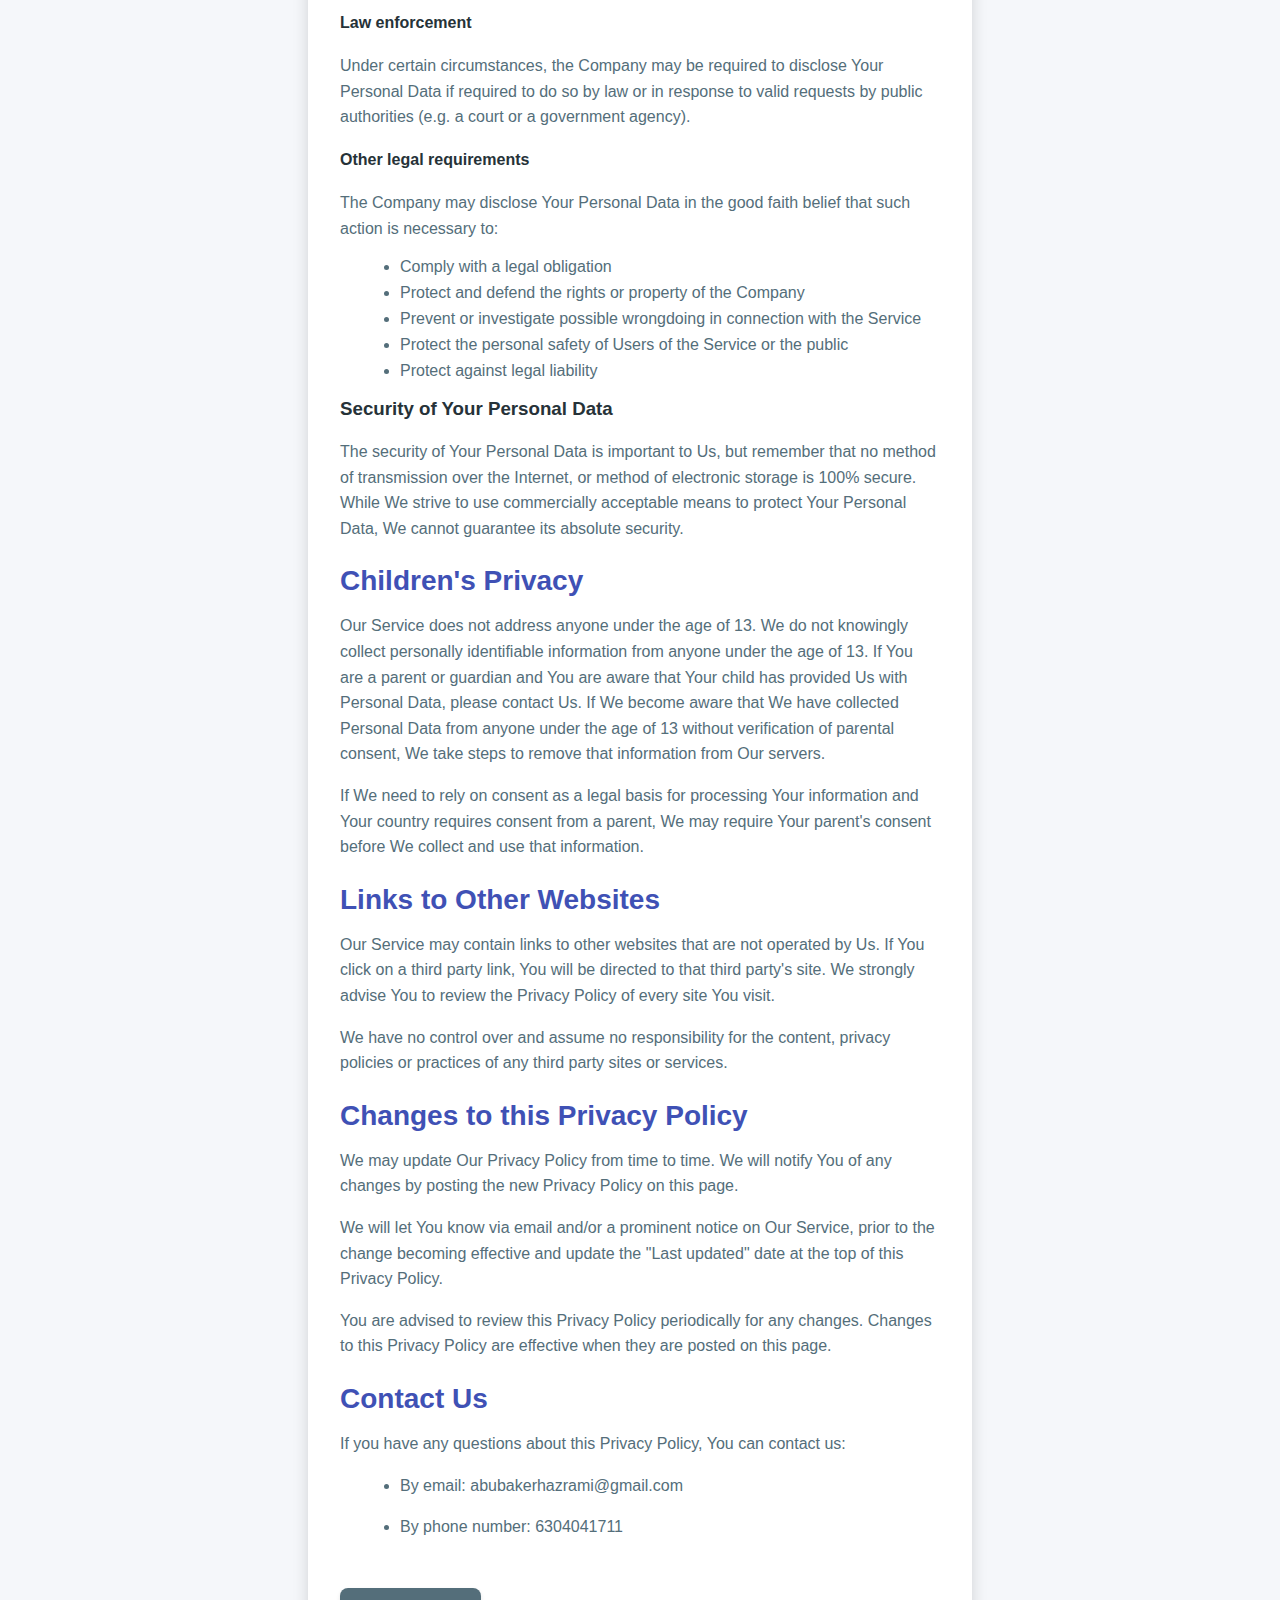
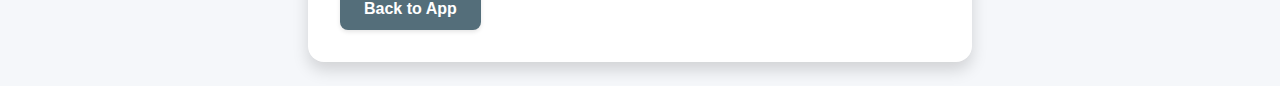
<file: privacy.html>
<!DOCTYPE html>
<html lang="en">
<head>
    <meta charset="UTF-8">
    <meta name="viewport" content="width=device-width, initial-scale=1.0">
    <title>Privacy Policy</title>
     <style>
        /* Basic styling for the about page content */
        body {
            font-family: sans-serif;
            background-color: #f5f7fa; /* Light mode background */
            display: flex;
            flex-direction: column;
            align-items: center;
            justify-content: flex-start; /* Align to top */
            min-height: 100vh;
            padding: 1rem;
            transition: background-color 0.3s ease, color 0.3s ease;
            color: #263238;
        }
        .container {
            background-color: #ffffff;
            padding: 2rem;
            border-radius: 1rem;
            box-shadow: 0 8px 16px rgba(0,0,0,0.15);
            width: 100%;
            max-width: 600px; /* Wider for content */
            text-align: left;
            margin-top: 2rem; /* Spacing from top */
            transition: background-color 0.3s ease, box-shadow 0.3s ease;
        }
        h1 {
            font-size: 2.5rem;
            color: #3f51b5;
            margin-bottom: 1.5rem;
            text-align: center;
        }
        h2 {
            font-size: 1.75rem;
            color: #3f51b5;
            margin-top: 1.5rem;
            margin-bottom: 1rem;
        }
        p {
            margin-bottom: 1rem;
            line-height: 1.6;
            color: #546e7a;
        }
        ul {
            list-style-type: disc;
            margin-left: 20px;
            margin-bottom: 1rem;
            color: #546e7a;
        }
        ul li {
            margin-bottom: 0.5rem;
        }
        a {
            color: #3f51b5;
            text-decoration: none;
        }
        a:hover {
            text-decoration: underline;
        }
        .back-button {
            display: inline-block;
            margin-top: 2rem;
            padding: 0.75rem 1.5rem;
            background-color: #546e7a;
            color: white;
            border-radius: 0.5rem;
            text-decoration: none;
            font-weight: bold;
            transition: background-color 0.3s ease, transform 0.2s ease, box-shadow 0.2s ease;
            box-shadow: 0 2px 4px rgba(0,0,0,0.1);
        }
        .back-button:hover {
            background-color: #37474f;
            transform: translateY(-1px);
            box-shadow: 0 3px 5px rgba(0,0,0,0.15);
        }

        /* Dark mode styles for about page */
        body.dark {
            background-color: #2c3e50;
            color: #e0e0e0;
        }
        body.dark .container {
            background-color: #34495e;
            box-shadow: 0 8px 16px rgba(0,0,0,0.4);
        }
        body.dark h1, body.dark h2 {
            color: #64b5f6;
        }
        body.dark p, body.dark ul li {
            color: #b0bec5;
        }
        body.dark a {
            color: #64b5f6;
        }
        body.dark .back-button {
            background-color: #90a4ae;
        }
        body.dark .back-button:hover {
            background-color: #78909c;
        }
    </style>
</head>
<body>
<div class="container">
    <h1>Privacy Policy</h1>
<p>Last updated: July 28, 2025</p>
<p>This Privacy Policy describes Our policies and procedures on the collection, use and disclosure of Your information when You use the Service and tells You about Your privacy rights and how the law protects You.</p>
<p>We use Your Personal data to provide and improve the Service. By using the Service, You agree to the collection and use of information in accordance with this Privacy Policy. This Privacy Policy has been created with the help of the <a href="https://www.freeprivacypolicy.com/free-privacy-policy-generator/" target="_blank">Free Privacy Policy Generator</a>.</p>
<h2>Interpretation and Definitions</h2>
<h3>Interpretation</h3>
<p>The words of which the initial letter is capitalized have meanings defined under the following conditions. The following definitions shall have the same meaning regardless of whether they appear in singular or in plural.</p>
<h3>Definitions</h3>
<p>For the purposes of this Privacy Policy:</p>
<ul>
<li>
<p><strong>Account</strong> means a unique account created for You to access our Service or parts of our Service.</p>
</li>
<li>
<p><strong>Affiliate</strong> means an entity that controls, is controlled by or is under common control with a party, where &quot;control&quot; means ownership of 50% or more of the shares, equity interest or other securities entitled to vote for election of directors or other managing authority.</p>
</li>
<li>
<p><strong>Company</strong> (referred to as either &quot;the Company&quot;, &quot;We&quot;, &quot;Us&quot; or &quot;Our&quot; in this Agreement) refers to office time calculator.</p>
</li>
<li>
<p><strong>Cookies</strong> are small files that are placed on Your computer, mobile device or any other device by a website, containing the details of Your browsing history on that website among its many uses.</p>
</li>
<li>
<p><strong>Country</strong> refers to: Telangana,  India</p>
</li>
<li>
<p><strong>Device</strong> means any device that can access the Service such as a computer, a cellphone or a digital tablet.</p>
</li>
<li>
<p><strong>Personal Data</strong> is any information that relates to an identified or identifiable individual.</p>
</li>
<li>
<p><strong>Service</strong> refers to the Website.</p>
</li>
<li>
<p><strong>Service Provider</strong> means any natural or legal person who processes the data on behalf of the Company. It refers to third-party companies or individuals employed by the Company to facilitate the Service, to provide the Service on behalf of the Company, to perform services related to the Service or to assist the Company in analyzing how the Service is used.</p>
</li>
<li>
<p><strong>Usage Data</strong> refers to data collected automatically, either generated by the use of the Service or from the Service infrastructure itself (for example, the duration of a page visit).</p>
</li>
<li>
<p><strong>Website</strong> refers to office time calculator, accessible from <a href="https://officetimecalculator.netlify.app/" rel="external nofollow noopener" target="_blank">https://officetimecalculator.netlify.app/</a></p>
</li>
<li>
<p><strong>You</strong> means the individual accessing or using the Service, or the company, or other legal entity on behalf of which such individual is accessing or using the Service, as applicable.</p>
</li>
</ul>
<h2>Collecting and Using Your Personal Data</h2>
<h3>Types of Data Collected</h3>
<h4>Personal Data</h4>
<p>While using Our Service, We may ask You to provide Us with certain personally identifiable information that can be used to contact or identify You. Personally identifiable information may include, but is not limited to:</p>
<ul>
<li>Usage Data</li>
</ul>
<h4>Usage Data</h4>
<p>Usage Data is collected automatically when using the Service.</p>
<p>Usage Data may include information such as Your Device's Internet Protocol address (e.g. IP address), browser type, browser version, the pages of our Service that You visit, the time and date of Your visit, the time spent on those pages, unique device identifiers and other diagnostic data.</p>
<p>When You access the Service by or through a mobile device, We may collect certain information automatically, including, but not limited to, the type of mobile device You use, Your mobile device unique ID, the IP address of Your mobile device, Your mobile operating system, the type of mobile Internet browser You use, unique device identifiers and other diagnostic data.</p>
<p>We may also collect information that Your browser sends whenever You visit our Service or when You access the Service by or through a mobile device.</p>
<h4>Tracking Technologies and Cookies</h4>
<p>We use Cookies and similar tracking technologies to track the activity on Our Service and store certain information. Tracking technologies used are beacons, tags, and scripts to collect and track information and to improve and analyze Our Service. The technologies We use may include:</p>
<ul>
<li><strong>Cookies or Browser Cookies.</strong> A cookie is a small file placed on Your Device. You can instruct Your browser to refuse all Cookies or to indicate when a Cookie is being sent. However, if You do not accept Cookies, You may not be able to use some parts of our Service. Unless you have adjusted Your browser setting so that it will refuse Cookies, our Service may use Cookies.</li>
<li><strong>Web Beacons.</strong> Certain sections of our Service and our emails may contain small electronic files known as web beacons (also referred to as clear gifs, pixel tags, and single-pixel gifs) that permit the Company, for example, to count users who have visited those pages or opened an email and for other related website statistics (for example, recording the popularity of a certain section and verifying system and server integrity).</li>
</ul>
<p>Cookies can be &quot;Persistent&quot; or &quot;Session&quot; Cookies. Persistent Cookies remain on Your personal computer or mobile device when You go offline, while Session Cookies are deleted as soon as You close Your web browser. Learn more about cookies on the <a href="https://www.freeprivacypolicy.com/blog/sample-privacy-policy-template/#Use_Of_Cookies_And_Tracking" target="_blank">Free Privacy Policy website</a> article.</p>
<p>We use both Session and Persistent Cookies for the purposes set out below:</p>
<ul>
<li>
<p><strong>Necessary / Essential Cookies</strong></p>
<p>Type: Session Cookies</p>
<p>Administered by: Us</p>
<p>Purpose: These Cookies are essential to provide You with services available through the Website and to enable You to use some of its features. They help to authenticate users and prevent fraudulent use of user accounts. Without these Cookies, the services that You have asked for cannot be provided, and We only use these Cookies to provide You with those services.</p>
</li>
<li>
<p><strong>Cookies Policy / Notice Acceptance Cookies</strong></p>
<p>Type: Persistent Cookies</p>
<p>Administered by: Us</p>
<p>Purpose: These Cookies identify if users have accepted the use of cookies on the Website.</p>
</li>
<li>
<p><strong>Functionality Cookies</strong></p>
<p>Type: Persistent Cookies</p>
<p>Administered by: Us</p>
<p>Purpose: These Cookies allow us to remember choices You make when You use the Website, such as remembering your login details or language preference. The purpose of these Cookies is to provide You with a more personal experience and to avoid You having to re-enter your preferences every time You use the Website.</p>
</li>
</ul>
<p>For more information about the cookies we use and your choices regarding cookies, please visit our Cookies Policy or the Cookies section of our Privacy Policy.</p>
<h3>Use of Your Personal Data</h3>
<p>The Company may use Personal Data for the following purposes:</p>
<ul>
<li>
<p><strong>To provide and maintain our Service</strong>, including to monitor the usage of our Service.</p>
</li>
<li>
<p><strong>To manage Your Account:</strong> to manage Your registration as a user of the Service. The Personal Data You provide can give You access to different functionalities of the Service that are available to You as a registered user.</p>
</li>
<li>
<p><strong>For the performance of a contract:</strong> the development, compliance and undertaking of the purchase contract for the products, items or services You have purchased or of any other contract with Us through the Service.</p>
</li>
<li>
<p><strong>To contact You:</strong> To contact You by email, telephone calls, SMS, or other equivalent forms of electronic communication, such as a mobile application's push notifications regarding updates or informative communications related to the functionalities, products or contracted services, including the security updates, when necessary or reasonable for their implementation.</p>
</li>
<li>
<p><strong>To provide You</strong> with news, special offers and general information about other goods, services and events which we offer that are similar to those that you have already purchased or enquired about unless You have opted not to receive such information.</p>
</li>
<li>
<p><strong>To manage Your requests:</strong> To attend and manage Your requests to Us.</p>
</li>
<li>
<p><strong>For business transfers:</strong> We may use Your information to evaluate or conduct a merger, divestiture, restructuring, reorganization, dissolution, or other sale or transfer of some or all of Our assets, whether as a going concern or as part of bankruptcy, liquidation, or similar proceeding, in which Personal Data held by Us about our Service users is among the assets transferred.</p>
</li>
<li>
<p><strong>For other purposes</strong>: We may use Your information for other purposes, such as data analysis, identifying usage trends, determining the effectiveness of our promotional campaigns and to evaluate and improve our Service, products, services, marketing and your experience.</p>
</li>
</ul>
<p>We may share Your personal information in the following situations:</p>
<ul>
<li><strong>With Service Providers:</strong> We may share Your personal information with Service Providers to monitor and analyze the use of our Service,  to contact You.</li>
<li><strong>For business transfers:</strong> We may share or transfer Your personal information in connection with, or during negotiations of, any merger, sale of Company assets, financing, or acquisition of all or a portion of Our business to another company.</li>
<li><strong>With Affiliates:</strong> We may share Your information with Our affiliates, in which case we will require those affiliates to honor this Privacy Policy. Affiliates include Our parent company and any other subsidiaries, joint venture partners or other companies that We control or that are under common control with Us.</li>
<li><strong>With business partners:</strong> We may share Your information with Our business partners to offer You certain products, services or promotions.</li>
<li><strong>With other users:</strong> when You share personal information or otherwise interact in the public areas with other users, such information may be viewed by all users and may be publicly distributed outside.</li>
<li><strong>With Your consent</strong>: We may disclose Your personal information for any other purpose with Your consent.</li>
</ul>
<h3>Retention of Your Personal Data</h3>
<p>The Company will retain Your Personal Data only for as long as is necessary for the purposes set out in this Privacy Policy. We will retain and use Your Personal Data to the extent necessary to comply with our legal obligations (for example, if we are required to retain your data to comply with applicable laws), resolve disputes, and enforce our legal agreements and policies.</p>
<p>The Company will also retain Usage Data for internal analysis purposes. Usage Data is generally retained for a shorter period of time, except when this data is used to strengthen the security or to improve the functionality of Our Service, or We are legally obligated to retain this data for longer time periods.</p>
<h3>Transfer of Your Personal Data</h3>
<p>Your information, including Personal Data, is processed at the Company's operating offices and in any other places where the parties involved in the processing are located. It means that this information may be transferred to — and maintained on — computers located outside of Your state, province, country or other governmental jurisdiction where the data protection laws may differ than those from Your jurisdiction.</p>
<p>Your consent to this Privacy Policy followed by Your submission of such information represents Your agreement to that transfer.</p>
<p>The Company will take all steps reasonably necessary to ensure that Your data is treated securely and in accordance with this Privacy Policy and no transfer of Your Personal Data will take place to an organization or a country unless there are adequate controls in place including the security of Your data and other personal information.</p>
<h3>Delete Your Personal Data</h3>
<p>You have the right to delete or request that We assist in deleting the Personal Data that We have collected about You.</p>
<p>Our Service may give You the ability to delete certain information about You from within the Service.</p>
<p>You may update, amend, or delete Your information at any time by signing in to Your Account, if you have one, and visiting the account settings section that allows you to manage Your personal information. You may also contact Us to request access to, correct, or delete any personal information that You have provided to Us.</p>
<p>Please note, however, that We may need to retain certain information when we have a legal obligation or lawful basis to do so.</p>
<h3>Disclosure of Your Personal Data</h3>
<h4>Business Transactions</h4>
<p>If the Company is involved in a merger, acquisition or asset sale, Your Personal Data may be transferred. We will provide notice before Your Personal Data is transferred and becomes subject to a different Privacy Policy.</p>
<h4>Law enforcement</h4>
<p>Under certain circumstances, the Company may be required to disclose Your Personal Data if required to do so by law or in response to valid requests by public authorities (e.g. a court or a government agency).</p>
<h4>Other legal requirements</h4>
<p>The Company may disclose Your Personal Data in the good faith belief that such action is necessary to:</p>
<ul>
<li>Comply with a legal obligation</li>
<li>Protect and defend the rights or property of the Company</li>
<li>Prevent or investigate possible wrongdoing in connection with the Service</li>
<li>Protect the personal safety of Users of the Service or the public</li>
<li>Protect against legal liability</li>
</ul>
<h3>Security of Your Personal Data</h3>
<p>The security of Your Personal Data is important to Us, but remember that no method of transmission over the Internet, or method of electronic storage is 100% secure. While We strive to use commercially acceptable means to protect Your Personal Data, We cannot guarantee its absolute security.</p>
<h2>Children's Privacy</h2>
<p>Our Service does not address anyone under the age of 13. We do not knowingly collect personally identifiable information from anyone under the age of 13. If You are a parent or guardian and You are aware that Your child has provided Us with Personal Data, please contact Us. If We become aware that We have collected Personal Data from anyone under the age of 13 without verification of parental consent, We take steps to remove that information from Our servers.</p>
<p>If We need to rely on consent as a legal basis for processing Your information and Your country requires consent from a parent, We may require Your parent's consent before We collect and use that information.</p>
<h2>Links to Other Websites</h2>
<p>Our Service may contain links to other websites that are not operated by Us. If You click on a third party link, You will be directed to that third party's site. We strongly advise You to review the Privacy Policy of every site You visit.</p>
<p>We have no control over and assume no responsibility for the content, privacy policies or practices of any third party sites or services.</p>
<h2>Changes to this Privacy Policy</h2>
<p>We may update Our Privacy Policy from time to time. We will notify You of any changes by posting the new Privacy Policy on this page.</p>
<p>We will let You know via email and/or a prominent notice on Our Service, prior to the change becoming effective and update the &quot;Last updated&quot; date at the top of this Privacy Policy.</p>
<p>You are advised to review this Privacy Policy periodically for any changes. Changes to this Privacy Policy are effective when they are posted on this page.</p>
<h2>Contact Us</h2>
<p>If you have any questions about this Privacy Policy, You can contact us:</p>
<ul>
<li>
<p>By email: abubakerhazrami@gmail.com</p>
</li>
<li>
<p>By phone number: 6304041711</p>
</li>
</ul>
 <a href="index.html" class="back-button">Back to App</a>

  </div>

     <script>
        // Function to apply dark mode based on local storage
        function applyDarkModeOnLoad() {
            const savedState = localStorage.getItem('officeTimeCalculatorState');
            if (savedState) {
                const state = JSON.parse(savedState);
                if (state.isDarkMode) {
                    document.body.classList.add('dark');
                } else {
                    document.body.classList.remove('dark');
                }
            }
        }

        // Apply dark mode when the page loads
        document.addEventListener('DOMContentLoaded', applyDarkModeOnLoad);
    </script>
</body>
</html>
</file>
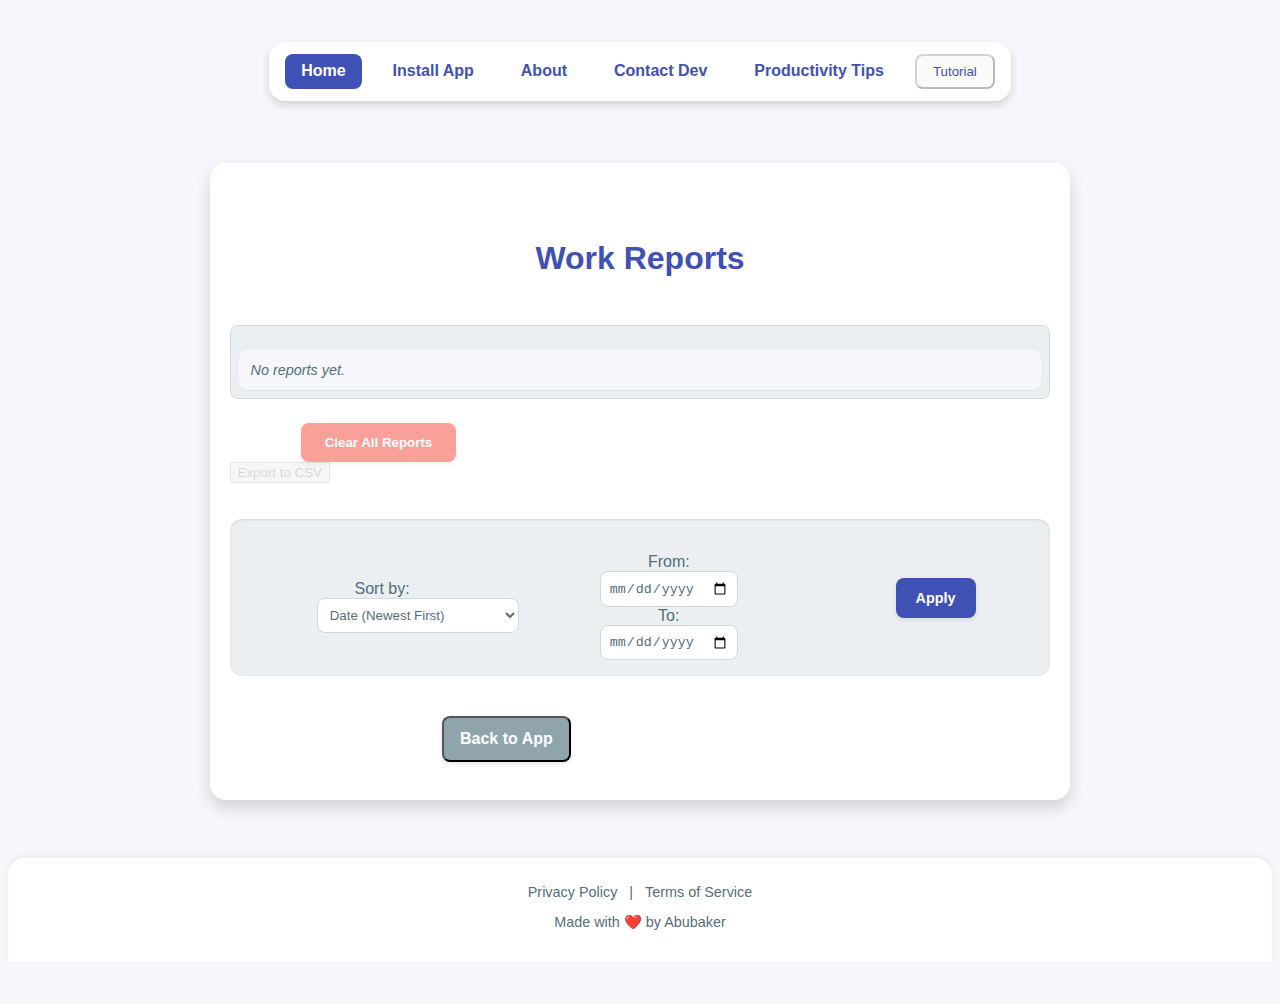
<file: reports.html>
<!DOCTYPE html>
<html lang="en">
<head>
    <meta charset="UTF-8">
    <meta name="viewport" content="width=device-width, initial-scale=1.0">
    <title>Reports - Office Time Calculator</title>
    <link href="maincss.css" rel="stylesheet"/>
</head>
<body class="flex flex-col items-center justify-content-center min-h-screen p-4">
    <header>
        <!-- Header will be loaded by common.js -->
    </header>

    <main class="content-wrapper">
        <section class="page-section">
            <h1>Work Reports</h1>
            
  <!-- Reports List -->
            <ul id="reportsList">
                <li id="noReportsMessage" style="display: none;">No reports yet.</li>
            </ul>
    <!-- Action Buttons -->
            <button id="clearAllReportsBtn" type="button">Clear All Reports</button>
<br>
<button id="exportReportsBtn" type="button" >Export to CSV</button>


            <!-- Filter and Sort Controls -->
<br><br>                
<div class="filter-sort-controls">
                <!-- Sort control on a single line -->
                <div class="filter-row">
                    <label for="sortReports">Sort by:</label>
                    <select id="sortReports">
                        <option value="dateDesc">Date (Newest First)</option>
                        <option value="dateAsc">Date (Oldest First)</option>
                        <option value="workDurationDesc">Actual Work (Longest First)</option>
                        <option value="workDurationAsc">Actual Work (Shortest First)</option>
                    </select>
                </div>
                <!-- Date filters on a single line -->
                <div class="filter-row">
                    <label for="filterStartDate">From:</label>
                    <input id="filterStartDate" type="date"/>
                    <label for="filterEndDate">To:</label>
                    <input id="filterEndDate" type="date"/>
                </div>
                <button id="applyFilterSortBtn">Apply</button>
            </div>
            
          
                        <button id="backToAppBtn" class="btn-reset" style="margin-top: 1rem; margin-left: 0.5rem;">Back to App</button>

        
        </section>
    </main>

    <footer>
        <!-- Footer will be loaded by common.js -->
    </footer>
    
    <!-- Load your main scripts first -->
    <script src="common.js"></script>
    <script src="script.js"></script>

    <!-- Now, run the page-specific script that uses the loaded functions -->
    <script>
        document.addEventListener('DOMContentLoaded', function() {
            // Check if reportsList exists and the main functions are available
            const reportsList = document.getElementById('reportsList');
            if (reportsList && window.loadReports && window.renderReports) {
                window.loadReports();
                window.renderReports();

                // Set up event listeners that call functions from the main script
                const applyFilterSortBtn = document.getElementById('applyFilterSortBtn');
                if (applyFilterSortBtn) {
                    applyFilterSortBtn.addEventListener('click', function() {
                        window.renderReports();
                    });
                }
                
                const clearAllReportsBtn = document.getElementById('clearAllReportsBtn');
                if (clearAllReportsBtn) {
                    clearAllReportsBtn.addEventListener('click', function() {
                        window.clearAllReports();
                    });
                }
                
                const exportReportsBtn = document.getElementById('exportReportsBtn');
                if (exportReportsBtn) {
                    exportReportsBtn.addEventListener('click', function() {
                        window.exportReportsToCSV();
                    });
                }

                // Listen for updates from other pages
                window.addEventListener('reportsUpdated', function() {
                    window.loadReports();
                    window.renderReports();
                });

                const sortReportsSelect = document.getElementById('sortReports');
                if(sortReportsSelect){
                    sortReportsSelect.addEventListener('change', function(){
                        window.renderReports();
                    });
                }
                const filterStartDateInput = document.getElementById('filterStartDate');
                if(filterStartDateInput){
                    filterStartDateInput.addEventListener('change', function(){
                        window.renderReports();
                    });
                }
                 const filterEndDateInput = document.getElementById('filterEndDate');
                if(filterEndDateInput){
                    filterEndDateInput.addEventListener('change', function(){
                        window.renderReports();
                    });
                }

            }

            // Always add the "Back to App" button listener
            document.getElementById('backToAppBtn').addEventListener('click', function() {
                window.location.href = 'index.html';
            });
        });
    </script>
    
</body>
</html>
</file>
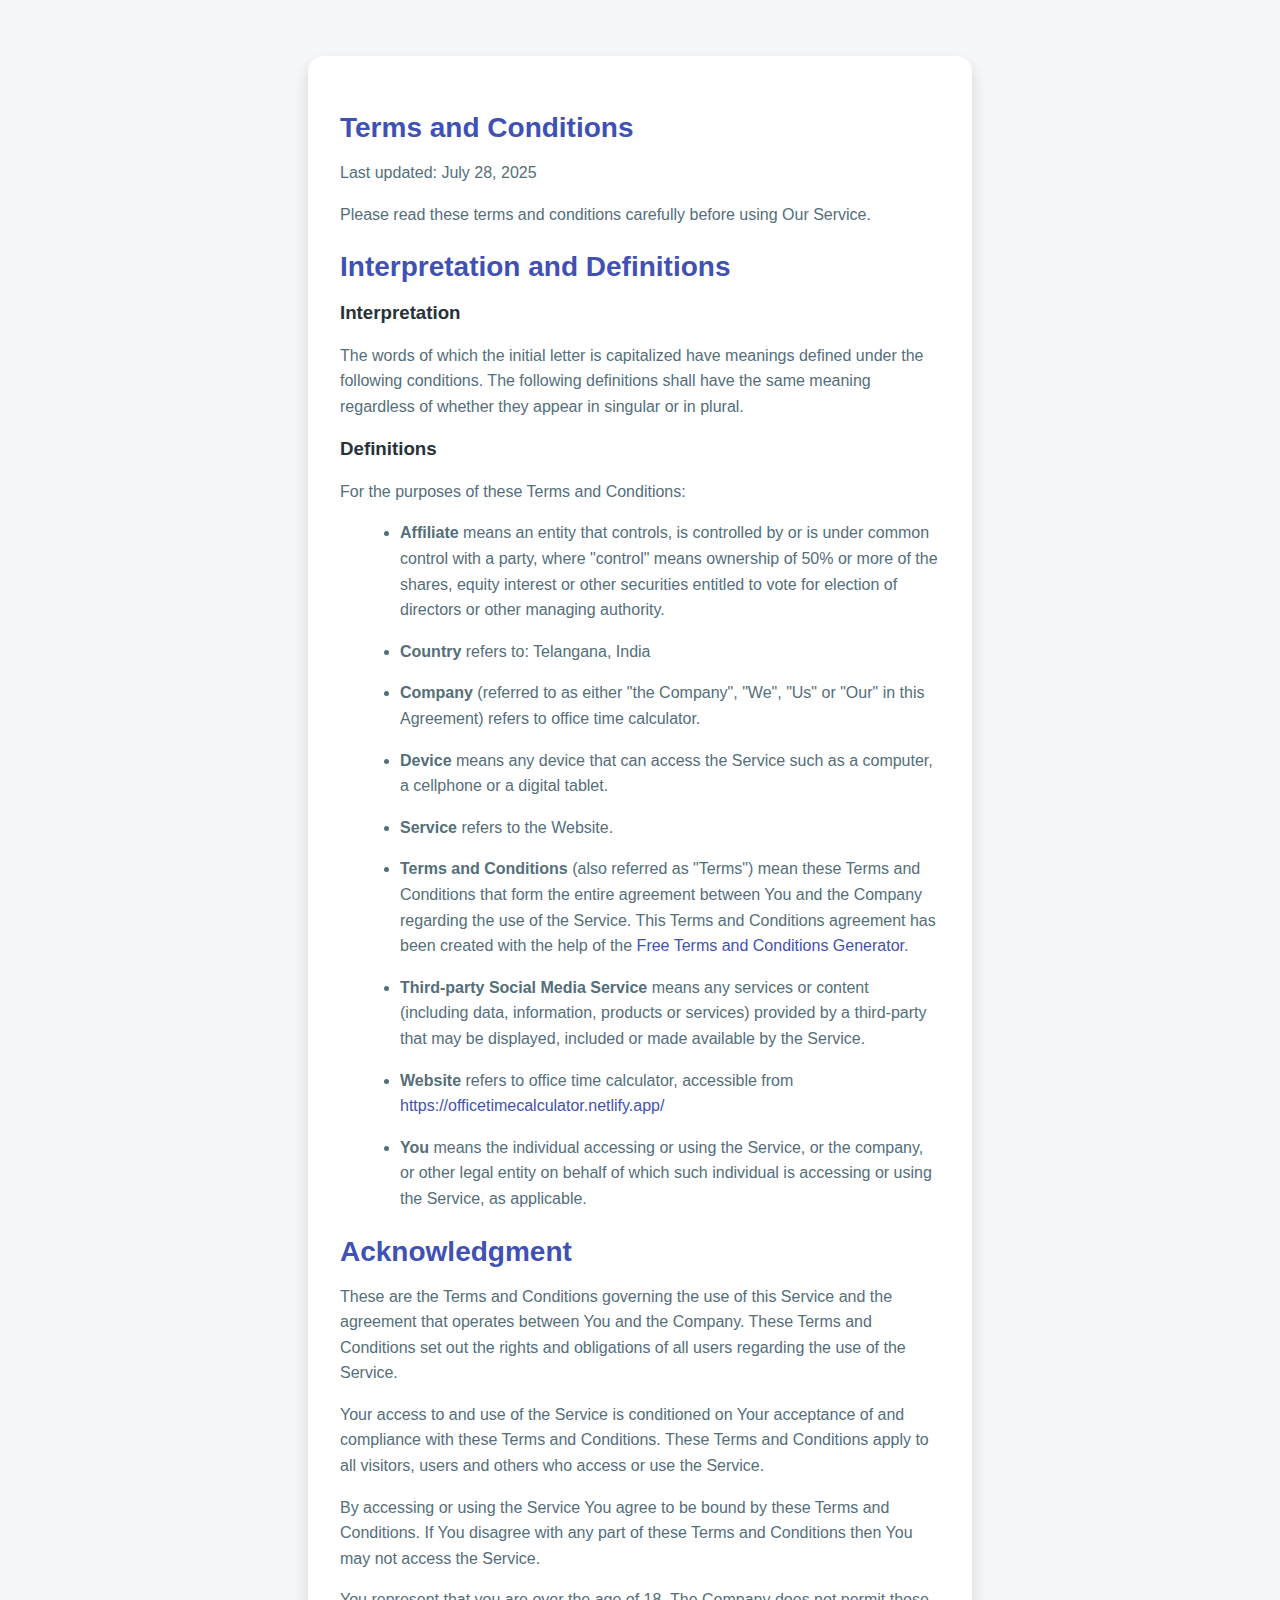
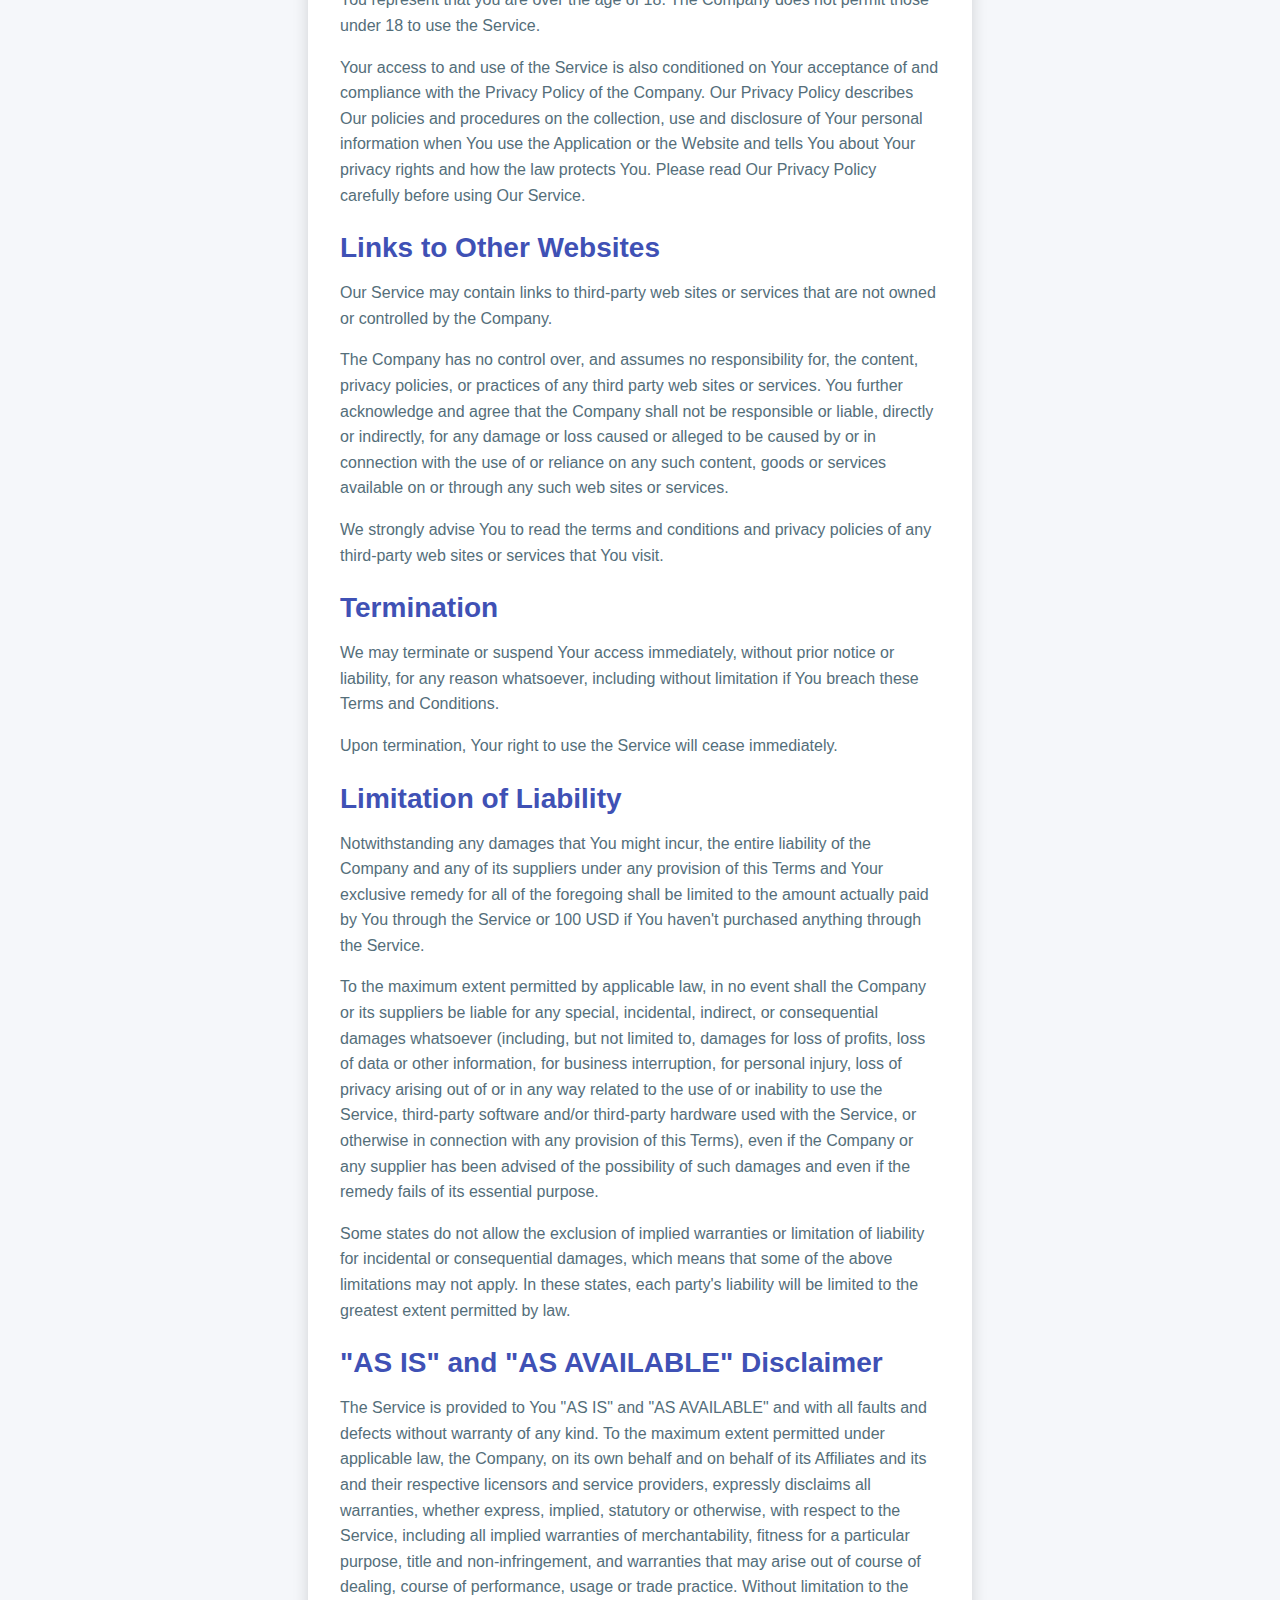
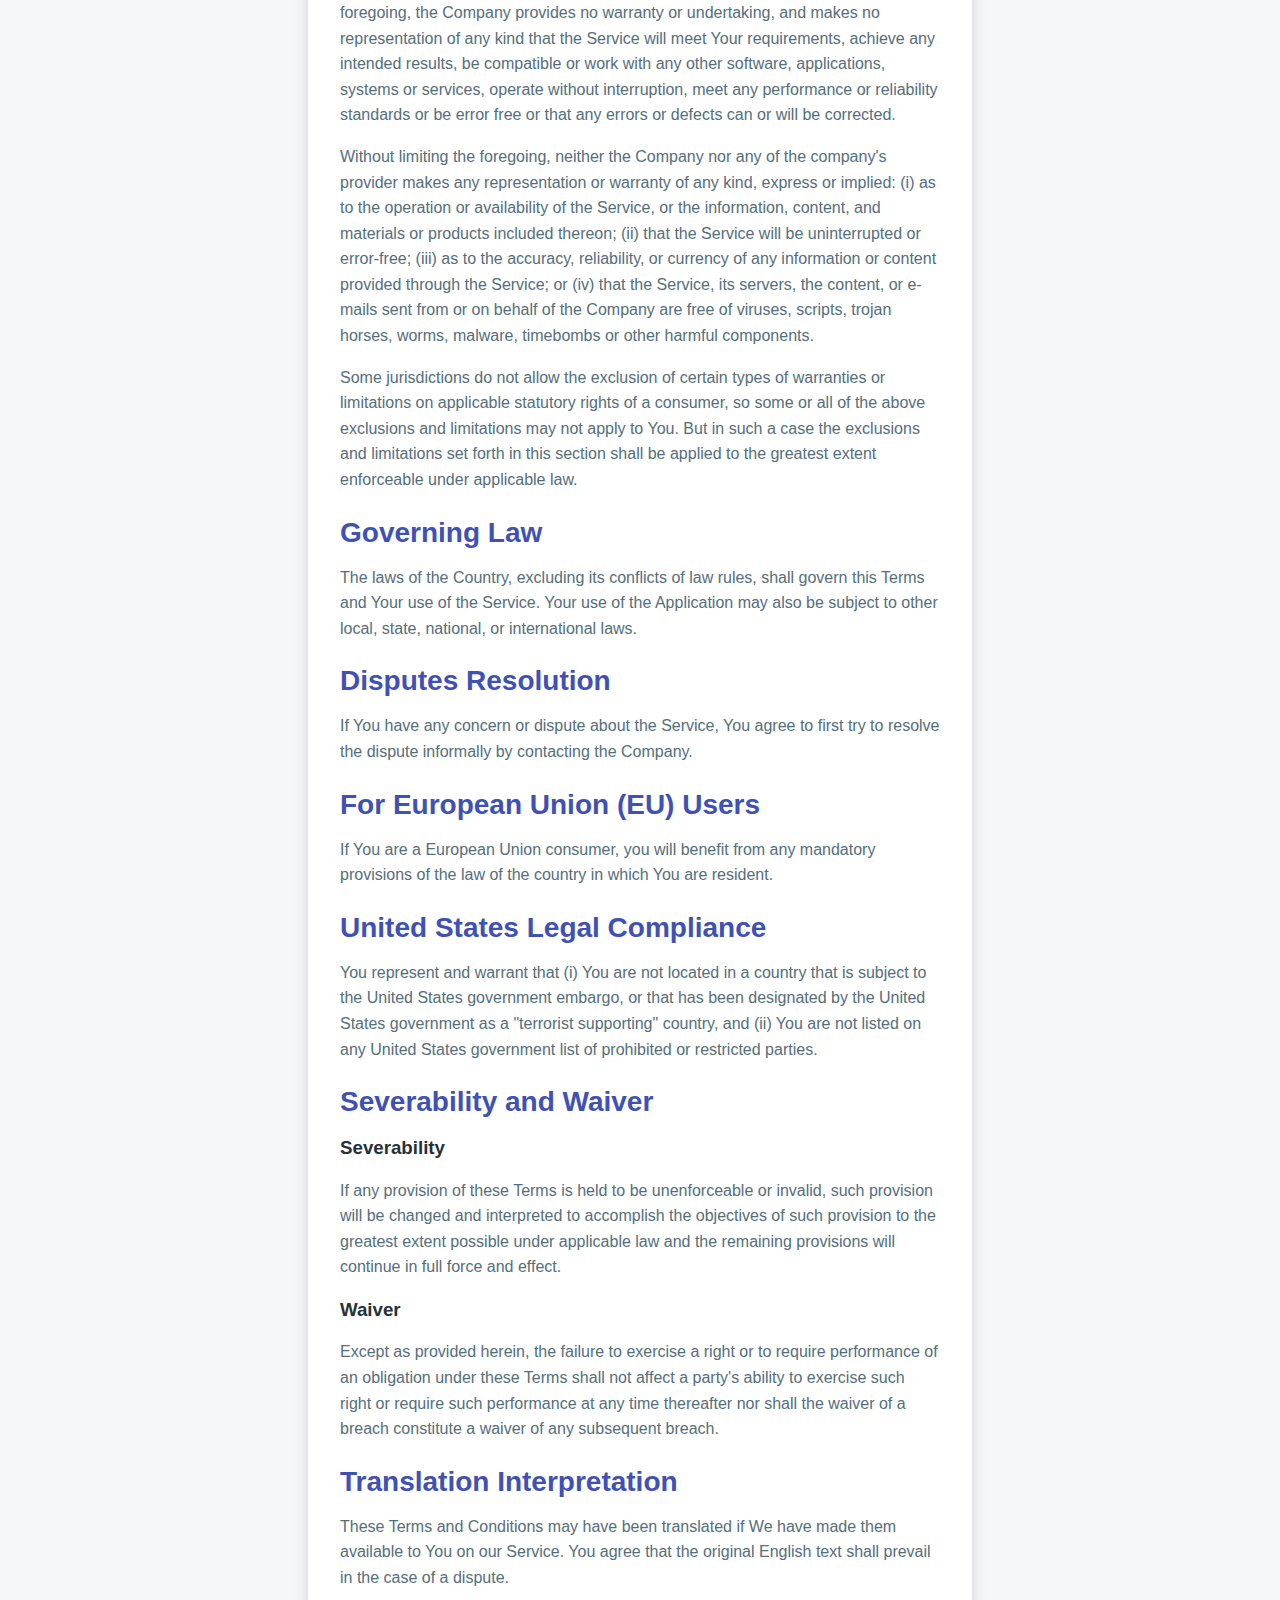
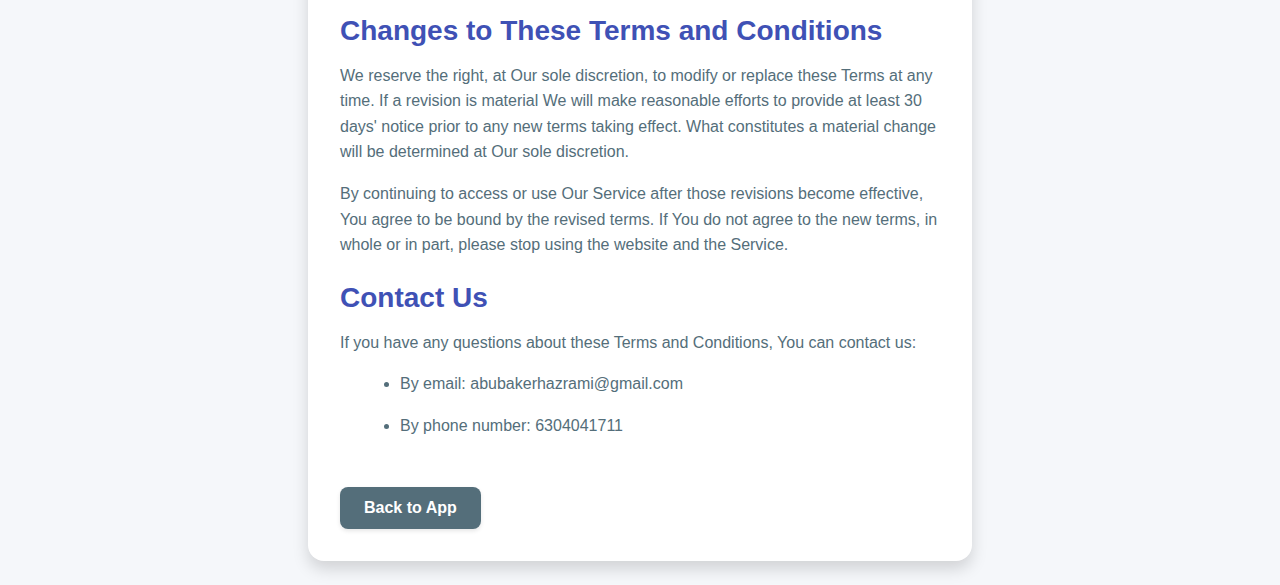
<file: terms.html>
<!DOCTYPE html>
<html lang="en">
<head>
    <meta charset="UTF-8">
    <meta name="viewport" content="width=device-width, initial-scale=1.0">
    <title>Terms and Conditions</title>
      <style>
        /* Basic styling for the about page content */
        body {
            font-family: sans-serif;
            background-color: #f5f7fa; /* Light mode background */
            display: flex;
            flex-direction: column;
            align-items: center;
            justify-content: flex-start; /* Align to top */
            min-height: 100vh;
            padding: 1rem;
            transition: background-color 0.3s ease, color 0.3s ease;
            color: #263238;
        }
        .container {
            background-color: #ffffff;
            padding: 2rem;
            border-radius: 1rem;
            box-shadow: 0 8px 16px rgba(0,0,0,0.15);
            width: 100%;
            max-width: 600px; /* Wider for content */
            text-align: left;
            margin-top: 2rem; /* Spacing from top */
            transition: background-color 0.3s ease, box-shadow 0.3s ease;
        }
        h1 {
            font-size: 2.5rem;
            color: #3f51b5;
            margin-bottom: 1.5rem;
            text-align: center;
        }
        h2 {
            font-size: 1.75rem;
            color: #3f51b5;
            margin-top: 1.5rem;
            margin-bottom: 1rem;
        }
        p {
            margin-bottom: 1rem;
            line-height: 1.6;
            color: #546e7a;
        }
        ul {
            list-style-type: disc;
            margin-left: 20px;
            margin-bottom: 1rem;
            color: #546e7a;
        }
        ul li {
            margin-bottom: 0.5rem;
        }
        a {
            color: #3f51b5;
            text-decoration: none;
        }
        a:hover {
            text-decoration: underline;
        }
        .back-button {
            display: inline-block;
            margin-top: 2rem;
            padding: 0.75rem 1.5rem;
            background-color: #546e7a;
            color: white;
            border-radius: 0.5rem;
            text-decoration: none;
            font-weight: bold;
            transition: background-color 0.3s ease, transform 0.2s ease, box-shadow 0.2s ease;
            box-shadow: 0 2px 4px rgba(0,0,0,0.1);
        }
        .back-button:hover {
            background-color: #37474f;
            transform: translateY(-1px);
            box-shadow: 0 3px 5px rgba(0,0,0,0.15);
        }

        /* Dark mode styles for about page */
        body.dark {
            background-color: #2c3e50;
            color: #e0e0e0;
        }
        body.dark .container {
            background-color: #34495e;
            box-shadow: 0 8px 16px rgba(0,0,0,0.4);
        }
        body.dark h1, body.dark h2 {
            color: #64b5f6;
        }
        body.dark p, body.dark ul li {
            color: #b0bec5;
        }
        body.dark a {
            color: #64b5f6;
        }
        body.dark .back-button {
            background-color: #90a4ae;
        }
        body.dark .back-button:hover {
            background-color: #78909c;
        }
    </style>
</head>

<body>
    <div class="container">
        <h2>Terms and Conditions</h2>
        <p>Last updated: July 28, 2025</p>
        <p>Please read these terms and conditions carefully before using Our Service.</p>
        <h2>Interpretation and Definitions</h2>
        <h3>Interpretation</h3>
<p>The words of which the initial letter is capitalized have meanings defined under the following conditions. The following definitions shall have the same meaning regardless of whether they appear in singular or in plural.</p>
<h3>Definitions</h3>
<p>For the purposes of these Terms and Conditions:</p>
<ul>
<li>
<p><strong>Affiliate</strong> means an entity that controls, is controlled by or is under common control with a party, where &quot;control&quot; means ownership of 50% or more of the shares, equity interest or other securities entitled to vote for election of directors or other managing authority.</p>
</li>
<li>
<p><strong>Country</strong> refers to: Telangana,  India</p>
</li>
<li>
<p><strong>Company</strong> (referred to as either &quot;the Company&quot;, &quot;We&quot;, &quot;Us&quot; or &quot;Our&quot; in this Agreement) refers to office time calculator.</p>
</li>
<li>
<p><strong>Device</strong> means any device that can access the Service such as a computer, a cellphone or a digital tablet.</p>
</li>
<li>
<p><strong>Service</strong> refers to the Website.</p>
</li>
<li>
<p><strong>Terms and Conditions</strong> (also referred as &quot;Terms&quot;) mean these Terms and Conditions that form the entire agreement between You and the Company regarding the use of the Service. This Terms and Conditions agreement has been created with the help of the <a href="https://www.freeprivacypolicy.com/free-terms-and-conditions-generator/" target="_blank">Free Terms and Conditions Generator</a>.</p>
</li>
<li>
<p><strong>Third-party Social Media Service</strong> means any services or content (including data, information, products or services) provided by a third-party that may be displayed, included or made available by the Service.</p>
</li>
<li>
<p><strong>Website</strong> refers to office time calculator, accessible from <a href="https://officetimecalculator.netlify.app/" rel="external nofollow noopener" target="_blank">https://officetimecalculator.netlify.app/</a></p>
</li>
<li>
<p><strong>You</strong> means the individual accessing or using the Service, or the company, or other legal entity on behalf of which such individual is accessing or using the Service, as applicable.</p>
</li>
</ul>
<h2>Acknowledgment</h2>
<p>These are the Terms and Conditions governing the use of this Service and the agreement that operates between You and the Company. These Terms and Conditions set out the rights and obligations of all users regarding the use of the Service.</p>
<p>Your access to and use of the Service is conditioned on Your acceptance of and compliance with these Terms and Conditions. These Terms and Conditions apply to all visitors, users and others who access or use the Service.</p>
<p>By accessing or using the Service You agree to be bound by these Terms and Conditions. If You disagree with any part of these Terms and Conditions then You may not access the Service.</p>
<p>You represent that you are over the age of 18. The Company does not permit those under 18 to use the Service.</p>
<p>Your access to and use of the Service is also conditioned on Your acceptance of and compliance with the Privacy Policy of the Company. Our Privacy Policy describes Our policies and procedures on the collection, use and disclosure of Your personal information when You use the Application or the Website and tells You about Your privacy rights and how the law protects You. Please read Our Privacy Policy carefully before using Our Service.</p>
<h2>Links to Other Websites</h2>
<p>Our Service may contain links to third-party web sites or services that are not owned or controlled by the Company.</p>
<p>The Company has no control over, and assumes no responsibility for, the content, privacy policies, or practices of any third party web sites or services. You further acknowledge and agree that the Company shall not be responsible or liable, directly or indirectly, for any damage or loss caused or alleged to be caused by or in connection with the use of or reliance on any such content, goods or services available on or through any such web sites or services.</p>
<p>We strongly advise You to read the terms and conditions and privacy policies of any third-party web sites or services that You visit.</p>
<h2>Termination</h2>
<p>We may terminate or suspend Your access immediately, without prior notice or liability, for any reason whatsoever, including without limitation if You breach these Terms and Conditions.</p>
<p>Upon termination, Your right to use the Service will cease immediately.</p>
<h2>Limitation of Liability</h2>
<p>Notwithstanding any damages that You might incur, the entire liability of the Company and any of its suppliers under any provision of this Terms and Your exclusive remedy for all of the foregoing shall be limited to the amount actually paid by You through the Service or 100 USD if You haven't purchased anything through the Service.</p>
<p>To the maximum extent permitted by applicable law, in no event shall the Company or its suppliers be liable for any special, incidental, indirect, or consequential damages whatsoever (including, but not limited to, damages for loss of profits, loss of data or other information, for business interruption, for personal injury, loss of privacy arising out of or in any way related to the use of or inability to use the Service, third-party software and/or third-party hardware used with the Service, or otherwise in connection with any provision of this Terms), even if the Company or any supplier has been advised of the possibility of such damages and even if the remedy fails of its essential purpose.</p>
<p>Some states do not allow the exclusion of implied warranties or limitation of liability for incidental or consequential damages, which means that some of the above limitations may not apply. In these states, each party's liability will be limited to the greatest extent permitted by law.</p>
<h2>&quot;AS IS&quot; and &quot;AS AVAILABLE&quot; Disclaimer</h2>
<p>The Service is provided to You &quot;AS IS&quot; and &quot;AS AVAILABLE&quot; and with all faults and defects without warranty of any kind. To the maximum extent permitted under applicable law, the Company, on its own behalf and on behalf of its Affiliates and its and their respective licensors and service providers, expressly disclaims all warranties, whether express, implied, statutory or otherwise, with respect to the Service, including all implied warranties of merchantability, fitness for a particular purpose, title and non-infringement, and warranties that may arise out of course of dealing, course of performance, usage or trade practice. Without limitation to the foregoing, the Company provides no warranty or undertaking, and makes no representation of any kind that the Service will meet Your requirements, achieve any intended results, be compatible or work with any other software, applications, systems or services, operate without interruption, meet any performance or reliability standards or be error free or that any errors or defects can or will be corrected.</p>
<p>Without limiting the foregoing, neither the Company nor any of the company's provider makes any representation or warranty of any kind, express or implied: (i) as to the operation or availability of the Service, or the information, content, and materials or products included thereon; (ii) that the Service will be uninterrupted or error-free; (iii) as to the accuracy, reliability, or currency of any information or content provided through the Service; or (iv) that the Service, its servers, the content, or e-mails sent from or on behalf of the Company are free of viruses, scripts, trojan horses, worms, malware, timebombs or other harmful components.</p>
<p>Some jurisdictions do not allow the exclusion of certain types of warranties or limitations on applicable statutory rights of a consumer, so some or all of the above exclusions and limitations may not apply to You. But in such a case the exclusions and limitations set forth in this section shall be applied to the greatest extent enforceable under applicable law.</p>
<h2>Governing Law</h2>
<p>The laws of the Country, excluding its conflicts of law rules, shall govern this Terms and Your use of the Service. Your use of the Application may also be subject to other local, state, national, or international laws.</p>
<h2>Disputes Resolution</h2>
<p>If You have any concern or dispute about the Service, You agree to first try to resolve the dispute informally by contacting the Company.</p>
<h2>For European Union (EU) Users</h2>
<p>If You are a European Union consumer, you will benefit from any mandatory provisions of the law of the country in which You are resident.</p>
<h2>United States Legal Compliance</h2>
<p>You represent and warrant that (i) You are not located in a country that is subject to the United States government embargo, or that has been designated by the United States government as a &quot;terrorist supporting&quot; country, and (ii) You are not listed on any United States government list of prohibited or restricted parties.</p>
<h2>Severability and Waiver</h2>
<h3>Severability</h3>
<p>If any provision of these Terms is held to be unenforceable or invalid, such provision will be changed and interpreted to accomplish the objectives of such provision to the greatest extent possible under applicable law and the remaining provisions will continue in full force and effect.</p>
<h3>Waiver</h3>
<p>Except as provided herein, the failure to exercise a right or to require performance of an obligation under these Terms shall not affect a party's ability to exercise such right or require such performance at any time thereafter nor shall the waiver of a breach constitute a waiver of any subsequent breach.</p>
<h2>Translation Interpretation</h2>
<p>These Terms and Conditions may have been translated if We have made them available to You on our Service.
You agree that the original English text shall prevail in the case of a dispute.</p>
<h2>Changes to These Terms and Conditions</h2>
<p>We reserve the right, at Our sole discretion, to modify or replace these Terms at any time. If a revision is material We will make reasonable efforts to provide at least 30 days' notice prior to any new terms taking effect. What constitutes a material change will be determined at Our sole discretion.</p>
<p>By continuing to access or use Our Service after those revisions become effective, You agree to be bound by the revised terms. If You do not agree to the new terms, in whole or in part, please stop using the website and the Service.</p>
<h2>Contact Us</h2>
<p>If you have any questions about these Terms and Conditions, You can contact us:</p>
<ul>
<li>
<p>By email: abubakerhazrami@gmail.com</p>
</li>
<li>
<p>By phone number: 6304041711</p>
</li>
</ul>
 <a href="index.html" class="back-button">Back to App</a>
  </div>
    <script>
        // Function to apply dark mode based on local storage
        function applyDarkModeOnLoad() {
            const savedState = localStorage.getItem('officeTimeCalculatorState');
            if (savedState) {
                const state = JSON.parse(savedState);
                if (state.isDarkMode) {
                    document.body.classList.add('dark');
                } else {
                    document.body.classList.remove('dark');
                }
            }
        }

        // Apply dark mode when the page loads
        document.addEventListener('DOMContentLoaded', applyDarkModeOnLoad);
    </script>
    <script src="common.js"></script>
<script async src="https://pagead2.googlesyndication.com/pagead/js/adsbygoogle.js?client=ca-pub-4157122551548487"
     crossorigin="anonymous"></script>
</body>


</html>
</file>
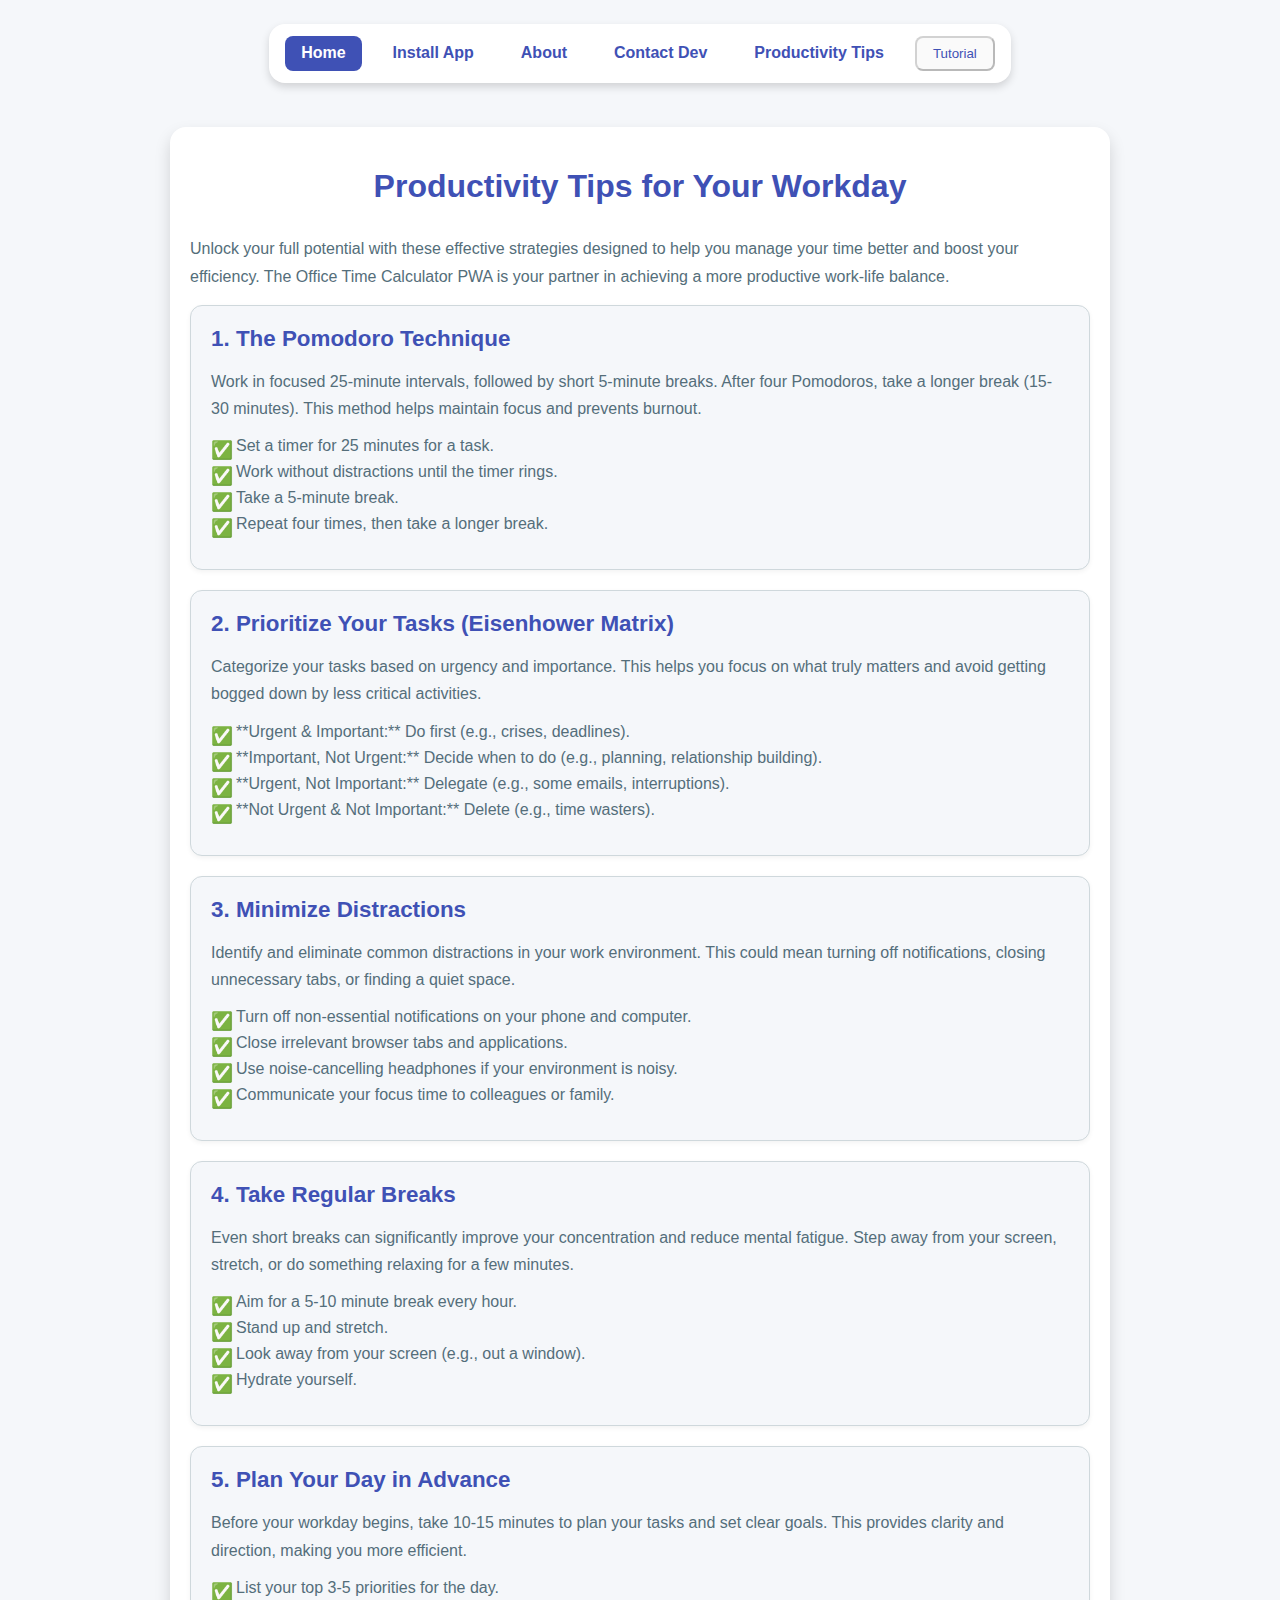
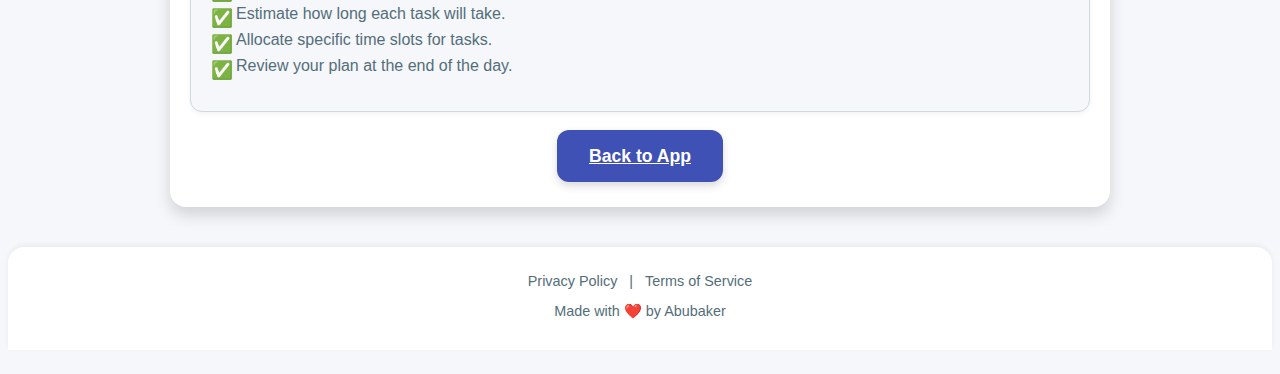
<file: tips.html>
<!DOCTYPE html>
<html lang="en">
<head>
    <meta charset="UTF-8">
    <meta name="viewport" content="width=device-width, initial-scale=1.0">
    <title>Productivity Tips - Office Time Calculator PWA</title>
    <link href="maincss.css" rel="stylesheet"/>
    <link rel="manifest" href="manifest.json">
    <link rel="apple-touch-icon" href="icons/icon-192x192.png">
    <meta name="theme-color" content="#4a4a8a">

</head>
<body>
     <header>
       
    </header>

    <main class="content-wrapper">
        <section class="page-section">
            <h1>Productivity Tips for Your Workday</h1>
            <p>Unlock your full potential with these effective strategies designed to help you manage your time better and boost your efficiency. The Office Time Calculator PWA is your partner in achieving a more productive work-life balance.</p>

            <div class="tip-card">
                <h2>1. The Pomodoro Technique</h2>
                <p>Work in focused 25-minute intervals, followed by short 5-minute breaks. After four Pomodoros, take a longer break (15-30 minutes). This method helps maintain focus and prevents burnout.</p>
                <ul>
                    <li>Set a timer for 25 minutes for a task.</li>
                    <li>Work without distractions until the timer rings.</li>
                    <li>Take a 5-minute break.</li>
                    <li>Repeat four times, then take a longer break.</li>
                </ul>
            </div>

            <div class="tip-card">
                <h2>2. Prioritize Your Tasks (Eisenhower Matrix)</h2>
                <p>Categorize your tasks based on urgency and importance. This helps you focus on what truly matters and avoid getting bogged down by less critical activities.</p>
                <ul>
                    <li>**Urgent & Important:** Do first (e.g., crises, deadlines).</li>
                    <li>**Important, Not Urgent:** Decide when to do (e.g., planning, relationship building).</li>
                    <li>**Urgent, Not Important:** Delegate (e.g., some emails, interruptions).</li>
                    <li>**Not Urgent & Not Important:** Delete (e.g., time wasters).</li>
                </ul>
            </div>

            <div class="tip-card">
                <h2>3. Minimize Distractions</h2>
                <p>Identify and eliminate common distractions in your work environment. This could mean turning off notifications, closing unnecessary tabs, or finding a quiet space.</p>
                <ul>
                    <li>Turn off non-essential notifications on your phone and computer.</li>
                    <li>Close irrelevant browser tabs and applications.</li>
                    <li>Use noise-cancelling headphones if your environment is noisy.</li>
                    <li>Communicate your focus time to colleagues or family.</li>
                </ul>
            </div>

            <div class="tip-card">
                <h2>4. Take Regular Breaks</h2>
                <p>Even short breaks can significantly improve your concentration and reduce mental fatigue. Step away from your screen, stretch, or do something relaxing for a few minutes.</p>
                <ul>
                    <li>Aim for a 5-10 minute break every hour.</li>
                    <li>Stand up and stretch.</li>
                    <li>Look away from your screen (e.g., out a window).</li>
                    <li>Hydrate yourself.</li>
                </ul>
            </div>

            <div class="tip-card">
                <h2>5. Plan Your Day in Advance</h2>
                <p>Before your workday begins, take 10-15 minutes to plan your tasks and set clear goals. This provides clarity and direction, making you more efficient.</p>
                <ul>
                    <li>List your top 3-5 priorities for the day.</li>
                    <li>Estimate how long each task will take.</li>
                    <li>Allocate specific time slots for tasks.</li>
                    <li>Review your plan at the end of the day.</li>
                </ul>
            </div>

            <p class="back-to-app-link">
                <a href="index.html" class="button">Back to App</a>
            </p>
        </section>
    </main>

    <footer>
       
    </footer>

    <script>
        function applyDarkModeOnLoad() {
            const savedState = localStorage.getItem('officeTimeCalculatorState');
            if (savedState) {
                try {
                    const state = JSON.parse(savedState);
                     if (state.isDarkMode) {
                        document.body.classList.add('dark');
                    } else {
                        document.body.classList.remove('dark');
                    }
                } catch (e) {
                    console.error("Error parsing stored state for dark mode:", e);
                    // Optionally remove corrupted state
                    localStorage.removeItem('officeTimeCalculatorState');
                }
            }
        }

        document.addEventListener('DOMContentLoaded', applyDarkModeOnLoad);
        // If script.js contains other functionality, it should be linked separately or its contents added here.
    </script>
    <script src="common.js"></script>

</body>
</html>
</file>
<file: maincss.css>
/* Refined Professional Color Palette:
    Light Mode:
    Body Background: #f5f7fa (Very Light Blue-Grey)
    Container Background: #ffffff (White)
    Primary Accent (Buttons/Headings): #3f51b5 (Indigo)
    Secondary Text/Labels: #546e7a (Blue Grey)
    Input Background: #eceff1 (Light Blue Grey)
    Input Border: #cfd8dc (Lighter Blue Grey)
    Status Box Background: #e8f5e9 (Light Green)
    Status Text: #388e3c (Dark Green)
    Ad Placeholder: #eceff1 (Light Blue Grey)

    Dark Mode:
    Body Background: #2c3e50 (Dark Blue-Grey)
    Container Background: #34495e (Medium Dark Blue-Grey)
    Primary Accent (Buttons/Headings): #64b5f6 (Light Blue)
    Secondary Text/Labels: #b0bec5 (Lighter Blue Grey)
    Input Background: #455a64 (Darker Blue Grey)
    Input Border: #607d8b (Blue Grey)
    Status Box Background: #455a64 (Darker Blue Grey)
    Status Text: #b0bec5 (Lighter Blue Grey)
    Ad Placeholder: #455a64 (Darker Blue Grey)

    Common:
    IN Button: Primary Accent Blue
    OUT Button: Secondary Text/Label Grey
    Break ON: Green
    Break OFF: Red
    Reset Button: Secondary Text/Label Grey
*/

/* CSS Variables for easier theme management */
:root {
    --body-bg: #f5f7fa;
    --container-bg: #ffffff;
    --primary-accent: #3f51b5;
    --secondary-text: #546e7a;
    --secondary-text-label: #546e7a;
    --input-bg: #eceff1;
    --input-border: #cfd8dc;
    --status-box-bg: #e8f5e9;
    --status-text-color: #388e3c;
    --status-display-text-color: #1b5e20;
    --ad-placeholder-bg: #eceff1;
    --ad-placeholder-border: #cfd8dc;
}

body.dark {
    --body-bg: #2c3e50;
    --container-bg: #34495e;
    --primary-accent: #64b5f6;
    --secondary-text: #e0e0e0;
    --secondary-text-label: #b0bec5;
    --input-bg: #455a64;
    --input-border: #607d8b;
    --status-box-bg: #455a64;
    --status-text-color: #b0bec5;
    --status-display-text-color: #64b5f6; /* Changed for dark mode */
    --ad-placeholder-bg: #455a64;
    --ad-placeholder-border: #607d8b;
}

/* Global Body Styling - Replicated from index.html inline class */
body {
    font-family: sans-serif;
    background-color: var(--body-bg); /* Use variable */
    display: flex;
    flex-direction: column;
    align-items: center;
    justify-content: center; /* This might push footer too far if content is short */
    min-height: 100vh;
    padding: 1rem;
    transition: background-color 0.3s ease, color 0.3s ease;
    color: var(--secondary-text); /* Default text color from palette */
}

/* Base Container Styling */
.container {
    background-color: var(--container-bg); /* Use variable */
    padding: 2rem;
    border-radius: 1rem;
    box-shadow: 0 8px 16px rgba(0,0,0,0.15);
    width: 100%;
    max-width: 400px;
    text-align: center;
    transition: background-color 0.3s ease, box-shadow 0.3s ease;
}

h1 {
    font-size: 2rem;
    font-weight: bold;
    margin-bottom: 1.5rem;
    color: var(--primary-accent); /* Use variable */
    transition: color 0.3s ease;
}

label {
    display: block;
    margin-bottom: 0.5rem;
    font-weight: bold;
    color: var(--secondary-text-label); /* Use variable */
    text-align: left;
    transition: color 0.3s ease;
}

input[type="number"],
input[type="time"] {
    width: 100%;
    padding: 0.75rem;
    margin-bottom: 1rem;
    border: 1px solid var(--input-border); /* Use variable */
    border-radius: 0.5rem;
    box-sizing: border-box;
    color: var(--secondary-text); /* Input text color from palette */
    background-color: var(--input-bg); /* Use variable */
    transition: background-color 0.3s ease, color 0.3s ease, border-color 0.3s ease;
}

#shiftDuration { /* Specific style for shift duration input - now full width */
    width: 100%;
    text-align: left;
    font-size: 1rem;
    font-weight: normal;
    padding: 0.75rem;
    margin-bottom: 1rem;
}

input[type="number"]:focus,
input[type="time"]:focus {
    outline: none;
    border-color: var(--primary-accent); /* Use variable */
    box-shadow: 0 0 0 2px rgba(63, 81, 181, 0.2);
}

.input-flex-wrapper {
    display: flex;
    gap: 0.5rem;
    align-items: center;
}

.input-flex-wrapper input {
    flex: 1;
    margin-bottom: 0;
}

.button-group {
    display: flex;
    justify-content: space-around;
    gap: 1rem;
    margin-bottom: 1.5rem;
}

.main-button {
    padding: 1rem 2rem;
    font-size: 1.1rem;
    font-weight: bold;
    border-radius: 0.75rem;
    border: none;
    color: white;
    cursor: pointer;
    transition: background-color 0.3s ease, transform 0.2s ease, box-shadow 0.2s ease;
    box-shadow: 0 4px 8px rgba(0,0,0,0.1);
    flex: 1;
}

.main-button:hover {
    transform: translateY(-2px);
    box-shadow: 0 6px 10px rgba(0,0,0,0.2);
}

/* Professional Colors for IN/OUT Buttons */
.btn-in {
    background-color: var(--primary-accent); /* Use variable */
}

.btn-in:hover {
    background-color: #303f9f; /* Darker Indigo */
}

.btn-out {
    background-color: var(--secondary-text-label); /* Use variable (Blue Grey) */
}

.btn-out:hover {
    background-color: #37474f; /* Darker Blue Grey */
}

.btn-reset {
    background-color: #90a4ae; /* Blue Grey */
    padding: 0.75rem 1rem;
    font-size: 1rem;
    border-radius: 0.5rem;
    box-shadow: 0 2px 4px rgba(0,0,0,0.1);
    color: white;
    font-weight: bold;
    cursor: pointer;
    transition: background-color 0.3s ease, transform 0.2s ease, box-shadow 0.2s ease;
}

.btn-reset:hover {
    background-color: #78909c; /* Darker Blue Grey */
    transform: translateY(-1px);
    box-shadow: 0 3px 5px rgba(0,0,0,0.15);
}

/* Professional Colors for Break Toggle Button */
.btn-toggle {
    padding: 1rem 2rem;
    font-size: 1.1rem;
    font-weight: bold;
    border-radius: 0.75rem;
    border: none;
    color: white;
    cursor: pointer;
    transition: background-color 0.3s ease, transform 0.2s ease, box-shadow 0.2s ease;
    box-shadow: 0 4px 6px rgba(0,0,0,0.1);
}

.btn-toggle.on {
    background-color: #4CAF50; /* Green for ON */
}

.btn-toggle.on:hover {
    background-color: #388E3C; /* Darker Green */
}

.btn-toggle.off {
    background-color: #f44336; /* Red for OFF */
}

.btn-toggle.off:hover {
    background-color: #d32f2f; /* Darker Red */
}

.status-box {
    background-color: var(--status-box-bg); /* Use variable */
    padding: 1.5rem;
    border-radius: 0.75rem;
    box-shadow: 0 2px 4px rgba(0,0,0,0.1);
    margin-top: 2rem;
    color: var(--status-text-color); /* Use variable */
    transition: background-color 0.3s ease, color 0.3s ease;
}

.status-box p {
    margin-bottom: 0.5rem;
    color: var(--status-text-color); /* Use variable */
    transition: color 0.3s ease;
}

/* Increased font size for status and leaving time */
.status-box .display-text {
    font-size: 2rem;
    font-weight: bold;
    color: var(--status-display-text-color); /* Use variable */
    transition: color 0.3s ease;
}

.status-box .large-text {
    font-size: 3rem;
    font-weight: bolder;
    color: var(--status-display-text-color); /* Use variable */
    transition: color 0.3s ease;
}

.ad-placeholder {
    background-color: var(--ad-placeholder-bg); /* Use variable */
    border: 1px dashed var(--ad-placeholder-border); /* Use variable */
    border-radius: 0.5rem;
    padding: 1rem;
    text-align: center;
    color: var(--secondary-text-label); /* Use variable */
    font-size: 0.9rem;
    margin-top: 2rem;
    box-shadow: 0 2px 4px rgba(0,0,0,0.1);
    transition: background-color 0.3s ease, color 0.3s ease, border-color 0.3s ease;
}

.hidden {
    display: none;
}

/* Reports Section specific styles */
#reportsSection {
    background-color: var(--container-bg);
    padding: 2rem;
    border-radius: 1rem;
    box-shadow: 0 8px 16px rgba(0,0,0,0.15);
    //width: 100%;
    //max-width: 400px;
    text-align: center;
    margin-top: 2rem;
    transition: background-color 0.3s ease, box-shadow 0.3s ease;
    color: var(--secondary-text);
}

#reportsSection h2 {
    font-size: 1.75rem;
    margin-bottom: 1.5rem;
    color: var(--primary-accent);
}

#reportsList {
    list-style: none;
    padding: 0;
    margin: 0;
    max-height: 300px;
    overflow-y: auto;
    border: 1px solid var(--input-border);
    border-radius: 0.5rem;
    background-color: var(--input-bg);
    padding: 0.5rem;
}

#reportsList li {
    background-color: var(--body-bg);
    margin-bottom: 0.5rem;
    padding: 0.75rem;
    border-radius: 0.5rem;
    text-align: left;
    box-shadow: 0 1px 2px rgba(0,0,0,0.05);
    font-size: 0.9rem;
    color: var(--secondary-text-label);
    display: flex;
    flex-direction: column;
    gap: 0.2rem;
}

#reportsList li strong {
    color: var(--primary-accent);
}

#reportsList li span {
    font-size: 0.85rem;
    color: var(--secondary-text-label);
}

#reportsList li:last-child {
    margin-bottom: 0;
}

#noReportsMessage {
    color: var(--secondary-text-label);
    font-style: italic;
    margin-top: 1rem;
}

#clearAllReportsBtn {
    background-color: #f44336;
    color: white;
    padding: 0.75rem 1.5rem;
    border: none;
    border-radius: 0.5rem;
    cursor: pointer;
    margin-top: 1.5rem;
    font-weight: bold;
    box-shadow: 0 2px 4px rgba(0,0,0,0.1);
    transition: background-color 0.3s ease, transform 0.2s ease, box-shadow 0.2s ease;
}

#clearAllReportsBtn:hover {
    background-color: #d32f2f;
    transform: translateY(-1px);
    box-shadow: 0 3px 5px rgba(0,0,0,0.15);
}

/* View Reports button styling */
#viewReportsBtn {
    background-color: var(--primary-accent);
    color: white;
    transition: background-color 0.3s ease, color 0.3s ease;
}

#viewReportsBtn:hover {
    background-color: #303f9f;
}

/* Small date text styling */
.small-date-text {
    font-size: 0.75rem;
    color: var(--secondary-text-label);
    transition: color 0.3s ease;
}

/* Scroll message styling */
#scrollMessage {
    background-color: rgba(0, 0, 0, 0.7);
    color: white;
    padding: 10px 15px;
    border-radius: 5px;
    position: fixed;
    bottom: 20px;
    left: 50%;
    transform: translateX(-50%);
    z-index: 1000;
    font-size: 0.9rem;
    opacity: 0;
    visibility: hidden;
    transition: opacity 0.5s ease-in-out, visibility 0.5s ease-in-out;
}

#scrollMessage.visible {
    opacity: 1;
    visibility: visible;
}

/* Message box styling (for showMessage and showConfirmation) */
.custom-message-box {
    position: fixed;
    top: 50%;
    left: 50%;
    transform: translate(-50%, -50%);
    background-color: var(--container-bg);
    padding: 20px;
    border-radius: 10px;
    box-shadow: 0 5px 15px rgba(0,0,0,0.3);
    z-index: 1000;
    text-align: center;
    color: var(--secondary-text);
    font-weight: bold;
    max-width: 80%;
}

.custom-message-box button {
    margin-top: 15px;
    padding: 8px 15px;
    background-color: var(--primary-accent);
    color: white;
    border: none;
    border-radius: 5px;
    cursor: pointer;
}

.custom-message-box #confirmYes {
    background-color: #4CAF50;
    margin-right: 10px;
}

.custom-message-box #confirmNo {
    background-color: #f44336;
}

/* Filter and Sort controls styling */
.filter-sort-controls {
    display: flex;
    flex-wrap: wrap;
    gap: 10px;
    justify-content: center;
    align-items: center;
    margin-bottom: 1.5rem;
    padding: 1rem;
    border-radius: 0.75rem;
    background-color: var(--input-bg);
    box-shadow: inset 0 1px 3px rgba(0,0,0,0.1);
}

.filter-sort-controls label {
    font-weight: normal;
    color: var(--secondary-text-label);
    margin-bottom: 0;
    text-align: center;
}

.filter-sort-controls select,
.filter-sort-controls input[type="date"] {
    flex: 1;
    min-width: 120px;
    padding: 0.5rem;
    border: 1px solid var(--input-border);
    border-radius: 0.5rem;
    background-color: var(--container-bg);
    color: var(--secondary-text);
    transition: background-color 0.3s ease, color 0.3s ease, border-color 0.3s ease;
}

.filter-sort-controls select:focus,
.filter-sort-controls input[type="date"]:focus {
    outline: none;
    border-color: var(--primary-accent);
    box-shadow: 0 0 0 2px rgba(63, 81, 181, 0.2);
}

.filter-sort-controls button {
    padding: 0.75rem 1.25rem;
    font-size: 0.9rem;
    font-weight: bold;
    border-radius: 0.5rem;
    border: none;
    color: white;
    background-color: #3f51b5;
    transition: background-color 0.3s ease, transform 0.2s ease, box-shadow 0.2s ease;
    box-shadow: 0 2px 4px rgba(0,0,0,0.1);
}

.filter-sort-controls button:hover {
    background-color: #303f9f;
    transform: translateY(-1px);
    box-shadow: 0 3px 5px rgba(0,0,0,0.15);
}

/* Notification settings styling */
.notification-settings {
    background-color: var(--input-bg);
    padding: 1rem;
    border-radius: 0.75rem;
    box-shadow: inset 0 1px 3px rgba(0,0,0,0.1);
    margin-top: 1.5rem;
    text-align: left;
    color: var(--secondary-text-label);
}

.notification-settings div {
    display: flex;
    align-items: center;
    margin-bottom: 0.5rem;
}

.notification-settings label {
    margin-bottom: 0;
    margin-right: 10px;
    font-weight: normal;
}

.notification-settings input[type="checkbox"] {
    margin-right: 5px;
    width: auto;
    margin-bottom: 0;
}

.notification-settings input[type="number"] {
    width: 80px;
    margin-bottom: 0;
    text-align: center;
}

/* General styling for the notification-settings container (REDUNDANT) */
/* This block duplicates the .notification-settings and h3 rules above. */
/* Keeping it here for now as per your provided file, but it should be merged. */
.notification-settings {
    padding: 20px;
    margin-bottom: 20px;
    background-color: #ffffff; /* This specific color will override var(--input-bg) in light mode */
    border-radius: 8px;
    box-shadow: 0 2px 4px rgba(0,0,0,0.1);
}
.notification-settings h3 {
    margin-top: 0;
    margin-bottom: 15px;
}
/* End of REDUNDANT block */


/* Styles for individual setting rows within notification-settings (REDUNDANT) */
/* This block also duplicates styles from above. */
.notification-settings > div {
    margin-bottom: 15px;
    display: flex;
    align-items: center;
    flex-wrap: wrap;
    gap: 10px;
}

#enableNotificationsCheckbox {
    margin-right: 8px;
    transform: scale(1.2);
}

.notification-settings label {
    font-size: 1em;
    color: #555; /* This specific color will override var(--secondary-text-label) in light mode */
    flex-shrink: 0;
}

#reminderMinutesInput {
    width: 60px;
    padding: 8px;
    border: 1px solid #ccc; /* This specific color will override var(--input-border) in light mode */
    border-radius: 4px;
    text-align: center;
    font-size: 1em;
    -moz-appearance: textfield;
}

#reminderMinutesInput::-webkit-outer-spin-button,
#reminderMinutesInput::-webkit-inner-spin-button {
    -webkit-appearance: none;
    margin: 0;
}
/* End of REDUNDANT block */


/* Media Query for very small screens */
@media (max-width: 400px) {
    .notification-settings > div {
        flex-direction: column;
        align-items: flex-start;
    }
}

/* Base styles for all content placeholders */
.ad-content-placeholder {
    margin: 20px auto;
    padding: 25px;
    border-radius: 12px;
    box-shadow: 0 4px 15px rgba(0, 0, 0, 0.1);
    max-width: 600px;
    text-align: center;
    font-family: Arial, sans-serif;
    line-height: 1.6;
    transition: transform 0.3s ease-in-out;
}

.ad-content-placeholder:hover {
    transform: translateY(-5px);
}

.ad-content-placeholder h3 {
    font-size: 1.5em;
    margin-top: 0;
    margin-bottom: 15px;
    color: #4a4a8a; /* Blue/purple for headings (needs to be var) */
}

.ad-content-placeholder p {
    font-size: 1em;
    color: #555; /* Standard text color (needs to be var) */
    margin-bottom: 15px;
}

.ad-content-placeholder ul {
    list-style: none;
    padding: 0;
    margin-bottom: 15px;
    text-align: left;
}

.ad-content-placeholder ul li {
    font-size: 0.95em;
    color: #666; /* List item text color (needs to be var) */
    margin-bottom: 8px;
    position: relative;
    padding-left: 25px;
}

.ad-content-placeholder ul li:before {
    content: '✅';
    position: absolute;
    left: 0;
    top: 0;
}

.placeholder-link {
    display: inline-block;
    background-color: #6a6ad0; /* Button-like link (needs to be var) */
    color: white;
    padding: 10px 20px;
    border-radius: 5px;
    text-decoration: none;
    font-weight: bold;
    transition: background-color 0.3s ease;
}

.placeholder-link:hover {
    background-color: #5a5ab0; /* Darker hover effect (needs to be var) */
}

/* Specific styles for each placeholder type */

.productivity-tips {
    background-color: #e6f7ff; /* Light blue (needs to be var) */
    border: 1px solid #b3e0ff; /* (needs to be var) */
}
.productivity-tips h3 {
    color: #007bff; /* (needs to be var) */
}

.user-testimonials {
    background-color: #f0f8ff; /* (needs to be var) */
    border: 1px solid #cceeff; /* (needs to be var) */
}
.user-testimonials h3 {
    color: #ff9800; /* (needs to be var) */
}
.user-testimonials .testimonial-item {
    background-color: #ffffff; /* (needs to be var) */
    padding: 15px;
    border-radius: 8px;
    margin-bottom: 10px;
    border: 1px solid #eee; /* (needs to be var) */
    text-align: left;
}
.user-testimonials .testimonial-item p {
    margin-bottom: 5px;
}
.user-testimonials .testimonial-item .author {
    font-style: italic;
    font-size: 0.9em;
    text-align: right;
    color: #777; /* (needs to be var) */
}

.pwa-features {
    background-color: #eaffe6; /* (needs to be var) */
    border: 1px solid #c6f6c6; /* (needs to be var) */
}
.pwa-features h3 {
    color: #28a745; /* (needs to be var) */
}


/* --- Dark Mode Adjustments for generic classes --- */
/* Your current setup uses body.dark for main app and body.dark-mode for ad-placeholders.
   We need to standardize this to body.dark */

body.dark .ad-content-placeholder { /* Changed from body.dark-mode */
    background-color: var(--ad-placeholder-bg); /* Use variable */
    border: 1px solid var(--ad-placeholder-border); /* Use variable */
    box-shadow: 0 4px 15px rgba(0, 0, 0, 0.4);
}

body.dark .ad-content-placeholder h3 { /* Changed from body.dark-mode */
    color: var(--primary-accent); /* Use variable */
}

body.dark .ad-content-placeholder p,
body.dark .ad-content-placeholder ul li { /* Changed from body.dark-mode */
    color: var(--secondary-text); /* Use variable */
}

body.dark .placeholder-link { /* Changed from body.dark-mode */
    background-color: var(--primary-accent); /* Use variable */
}

body.dark .placeholder-link:hover { /* Changed from body.dark-mode */
    background-color: #42a5f5; /* Darker primary accent on hover (dark mode) */
}

/* Dark mode specific for testimonial items */
body.dark .user-testimonials .testimonial-item { /* Changed from body.dark-mode */
    background-color: var(--body-bg); /* Use variable */
    border: 1px solid var(--input-border); /* Use variable */
}

body.dark .user-testimonials .testimonial-item .author { /* Changed from body.dark-mode */
    color: var(--secondary-text-label); /* Use variable */
}

/* Adjust specific placeholder backgrounds for dark mode */
body.dark .productivity-tips { /* Changed from body.dark-mode */
    background-color: var(--ad-placeholder-bg); /* Use variable */
    border: 1px solid var(--ad-placeholder-border); /* Use variable */
}
body.dark .productivity-tips h3 { /* Changed from body.dark-mode */
    color: var(--primary-accent); /* Use variable */
}

body.dark .user-testimonials { /* Changed from body.dark-mode */
    background-color: var(--ad-placeholder-bg); /* Use variable */
    border: 1px solid var(--ad-placeholder-border); /* Use variable */
}
body.dark .user-testimonials h3 { /* Changed from body.dark-mode */
    color: var(--primary-accent); /* Use variable */
}

body.dark .pwa-features { /* Changed from body.dark-mode */
    background-color: var(--ad-placeholder-bg); /* Use variable */
    border: 1px solid var(--ad-placeholder-border); /* Use variable */
}
body.dark .pwa-features h3 { /* Changed from body.dark-mode */
    color: var(--primary-accent); /* Use variable */
}


/* --- Additional Styles for tips.html (Matching existing UI) --- */

/* General page section styling (for content-wrapper) */
.content-wrapper {
    max-width: 900px;
    margin: 20px auto;
    padding: 20px;
    background-color: var(--container-bg);
    border-radius: 1rem;
    box-shadow: 0 8px 16px rgba(0,0,0,0.15);
    color: var(--secondary-text);
    transition: background-color 0.3s ease, box-shadow 0.3s ease, color 0.3s ease;
}

/* Page heading for tips.html */
.page-section h1 {
    text-align: center;
    color: var(--primary-accent);
    margin-bottom: 30px;
    font-size: 2rem;
    font-weight: bold;
    transition: color 0.3s ease;
}

/* Paragraphs within the tips page */
.page-section p {
    margin-bottom: 15px;
    line-height: 1.7;
    color: var(--secondary-text);
    transition: color 0.3s ease;
}

/* Styling for individual Tip Cards */
.tip-card {
    background-color: var(--body-bg); /* Using body background for cards within content-wrapper */
    border: 1px solid var(--input-border);
    border-radius: 0.75rem;
    padding: 20px;
    margin-bottom: 20px;
    box-shadow: 0 2px 5px rgba(0,0,0,0.05);
    color: var(--secondary-text);
    transition: background-color 0.3s ease, border-color 0.3s ease, color 0.3s ease;
}

.tip-card h2 {
    color: var(--primary-accent);
    font-size: 1.4em;
    margin-top: 0;
    margin-bottom: 10px;
    transition: color 0.3s ease;
}

.tip-card ul {
    list-style: none;
    padding: 0;
    margin-top: 10px;
}

.tip-card ul li {
    margin-bottom: 8px;
    color: var(--secondary-text);
    position: relative;
    padding-left: 25px;
    transition: color 0.3s ease;
}

.tip-card ul li:before {
    content: '✅';
    position: absolute;
    left: 0;
    top: 0;
    font-size: 1.1em;
    line-height: 1.5;
}

/* Styling for the "Back to App" button on tips.html */
.back-to-app-link {
    text-align: center;
    margin-top: 30px;
}

.back-to-app-link .button {
    background-color: var(--primary-accent);
    color: white;
    padding: 1rem 2rem;
    font-size: 1.1rem;
    font-weight: bold;
    border-radius: 0.75rem;
    border: none;
    cursor: pointer;
    transition: background-color 0.3s ease, transform 0.2s ease, box-shadow 0.2s ease;
    box-shadow: 0 4px 8px rgba(0,0,0,0.15);
}

.back-to-app-link .button:hover {
    background-color: #303f9f;
    transform: translateY(-2px);
    box-shadow: 0 6px 10px rgba(0,0,0,0.2);
}

/* Navigation bar styling (for header in all pages) */
header {
    max-width: 900px;
    /* max-width: 400px; /* Removed max-width from header for full width design */
    margin: 0 auto 1.5rem auto; /* Top/Bottom margin, auto left/right for centering */
    padding: 0.75rem 1rem;
    background-color: var(--container-bg);
    box-shadow: 0 4px 8px rgba(0,0,0,0.15); /* Matched main button shadow */
    border-radius: 1rem; /* Matched container border-radius */
    transition: background-color 0.3s ease, box-shadow 0.3s ease;
    text-align: center;
}

.main-nav {
    display: flex;
    justify-content: center;
    flex-wrap: wrap;
    gap: 15px;
    font-weight: bold;
}

.nav-link {
    text-decoration: none;
    color: var(--primary-accent);
    padding: 0.5rem 1rem;
    border-radius: 0.5rem;
    transition: background-color 0.3s ease, color 0.3s ease;
    white-space: nowrap;
}

.nav-link:hover,
.nav-link.active {
    background-color: var(--primary-accent);
    color: white;
}

/* Footer styling */
footer {
    width: 100%;
    padding: 1rem;
    margin-top: 20px;
    background-color: var(--container-bg);
    box-shadow: 0 -2px 5px rgba(0,0,0,0.05);
    text-align: center;
    color: var(--secondary-text-label);
    font-size: 0.9em;
    border-radius: 1rem 1rem 0 0;
    transition: background-color 0.3s ease, box-shadow 0.3s ease, color 0.3s ease;
}

.footer-nav {
    margin-top: 10px;
}

.footer-nav a {
    color: var(--secondary-text-label);
    text-decoration: none;
    margin: 0 8px;
    transition: color 0.3s ease;
}

.footer-nav a:hover {
    color: var(--primary-accent);
}

/* --- Dark Mode Overrides for all elements that use variables --- */
/* These use body.dark which is controlled by script.js */

body.dark .main-button {
    box-shadow: 0 4px 8px rgba(0,0,0,0.3);
}
body.dark .main-button:hover {
    box-shadow: 0 6px 10px rgba(0,0,0,0.4);
}
body.dark .btn-in {
    background-color: var(--primary-accent);
}
body.dark .btn-in:hover {
    background-color: #42a5f5; /* Darker version of dark mode primary accent */
}
body.dark .btn-out {
    background-color: var(--secondary-text-label);
}
body.dark .btn-out:hover {
    background-color: #78909c;
}
body.dark .btn-reset {
    background-color: #90a4ae;
    box-shadow: 0 2px 4px rgba(0,0,0,0.2);
}
body.dark .btn-reset:hover {
    box-shadow: 0 3px 5px rgba(0,0,0,0.3);
}
body.dark .btn-toggle {
    box-shadow: 0 4px 6px rgba(0,0,0,0.2);
}
body.dark .btn-toggle.on {
    background-color: #66bb6a;
}
body.dark .btn-toggle.on:hover {
    background-color: #43a047;
}
body.dark .btn-toggle.off {
    background-color: #ef5350;
}
body.dark .btn-toggle.off:hover {
    background-color: #e53935;
}
body.dark #darkModeToggle {
    background-color: var(--input-border); /* Use input border for toggle */
    color: var(--secondary-text); /* Use secondary text for icon */
}

body.dark #viewReportsBtn {
    background-color: var(--primary-accent);
}
body.dark #viewReportsBtn:hover {
    background-color: #42a5f5;
}
body.dark #clearAllReportsBtn {
    background-color: #ef5350;
    box-shadow: 0 2px 4px rgba(0,0,0,0.2);
}
body.dark #clearAllReportsBtn:hover {
    background-color: #e53935;
    box-shadow: 0 3px 5px rgba(0,0,0,0.3);
}

body.dark .filter-sort-controls select,
body.dark .filter-sort-controls input[type="date"] {
    background-color: var(--container-bg);
    color: var(--secondary-text);
    border-color: var(--input-border);
}

body.dark .filter-sort-controls button {
    background-color: var(--primary-accent);
}

body.dark .filter-sort-controls button:hover {
    background-color: #42a5f5;
}
/* IMPORTANT: The body.dark .notification-settings and ad-content-placeholder rules below
   need to be simplified and ensure they are picking up colors from variables correctly.
   Also, the redundant notification-settings blocks are problematic. */

/* === Consolidated and Fixed Notification Settings Styles === */
/* Remove all previous .notification-settings blocks and replace with this */

.notification-settings {
    background-color: var(--input-bg); /* Use variable */
    padding: 1rem; /* Adjust as needed */
    border-radius: 0.75rem; /* Consistent border-radius */
    box-shadow: inset 0 1px 3px rgba(0,0,0,0.1);
    margin-top: 1.5rem;
    text-align: left;
    color: var(--secondary-text-label); /* Use variable */
    margin-bottom: 20px; /* Added margin for separation */
    transition: background-color 0.3s ease, color 0.3s ease, box-shadow 0.3s ease;
}

.notification-settings h3 {
    font-weight: bold;
    margin-bottom: 1rem; /* Adjusted margin */
    color: var(--primary-accent); /* Use variable */
    transition: color 0.3s ease;
}

.notification-settings div { /* For individual setting rows */
    display: flex;
    align-items: center;
    margin-bottom: 0.5rem;
    flex-wrap: wrap; /* Ensure responsiveness */
    gap: 10px; /* Space between elements in a row */
}

.notification-settings label {
    margin-bottom: 0;
    margin-right: 10px;
    font-weight: normal;
    color: var(--secondary-text-label); /* Use variable */
}

.notification-settings input[type="checkbox"] {
    margin-right: 5px;
    width: auto;
    margin-bottom: 0;
    transform: scale(1.2); /* Make checkbox slightly larger for touch */
}

.notification-settings input[type="number"] {
    width: 80px; /* Smaller width for minutes input */
    padding: 8px; /* Consistent padding */
    border: 1px solid var(--input-border); /* Use variable */
    border-radius: 4px;
    text-align: center;
    font-size: 1em;
    -moz-appearance: textfield;
    margin-bottom: 0;
    background-color: var(--container-bg); /* Input background from container-bg */
    color: var(--secondary-text); /* Input text color */
}

/* Hide default number input arrows in WebKit browsers */
.notification-settings input[type="number"]::-webkit-outer-spin-button,
.notification-settings input[type="number"]::-webkit-inner-spin-button {
    -webkit-appearance: none;
    margin: 0;
}

/* Dark mode for notification settings */
body.dark .notification-settings {
    background-color: var(--input-bg); /* Dark mode input background */
    color: var(--secondary-text-label);
}
body.dark .notification-settings h3 {
    color: var(--primary-accent);
}
body.dark .notification-settings label {
    color: var(--secondary-text-label);
}
body.dark .notification-settings input[type="number"] {
    background-color: var(--container-bg);
    border-color: var(--input-border);
    color: var(--secondary-text);
}


/* === Consolidated and Fixed Ad Placeholder Styles === */
/* Remove all previous .ad-content-placeholder blocks and replace with this */

.ad-content-placeholder {
    margin: 20px auto;
    padding: 25px;
    border-radius: 12px;
    box-shadow: 0 4px 15px rgba(0, 0, 0, 0.1);
    max-width: 600px;
    text-align: center;
    font-family: sans-serif; /* Consistent font */
    line-height: 1.6;
    transition: transform 0.3s ease-in-out, background-color 0.3s ease, border-color 0.3s ease, color 0.3s ease;
    background-color: var(--ad-placeholder-bg); /* Use variable */
    border: 1px solid var(--ad-placeholder-border); /* Use variable */
    color: var(--secondary-text); /* Use variable for general text */
}

.ad-content-placeholder:hover {
    transform: translateY(-5px);
}

.ad-content-placeholder h3 {
    font-size: 1.5em;
    margin-top: 0;
    margin-bottom: 15px;
    color: var(--primary-accent); /* Use variable */
    transition: color 0.3s ease;
}

.ad-content-placeholder p {
    font-size: 1em;
    color: var(--secondary-text); /* Use variable */
    margin-bottom: 15px;
    transition: color 0.3s ease;
}

.ad-content-placeholder ul {
    list-style: none;
    padding: 0;
    margin-bottom: 15px;
    text-align: left;
}

.ad-content-placeholder ul li {
    font-size: 0.95em;
    color: var(--secondary-text); /* Use variable */
    margin-bottom: 8px;
    position: relative;
    padding-left: 25px;
    transition: color 0.3s ease;
}

.ad-content-placeholder ul li:before {
    content: '✅';
    position: absolute;
    left: 0;
    top: 0;
}

.placeholder-link {
    display: inline-block;
    background-color: var(--primary-accent); /* Use variable */
    color: white;
    padding: 10px 20px;
    border-radius: 5px;
    text-decoration: none;
    font-weight: bold;
    transition: background-color 0.3s ease, color 0.3s ease;
}

.placeholder-link:hover {
    background-color: #303f9f; /* Darker version of primary accent in light mode */
}

/* Specific placeholder backgrounds/colors */
.productivity-tips {
    /* No unique background/border here, let --ad-placeholder-bg define */
}
.user-testimonials {
    /* No unique background/border here, let --ad-placeholder-bg define */
}
.pwa-features {
    /* No unique background/border here, let --ad-placeholder-bg define */
}

.user-testimonials .testimonial-item {
    background-color: var(--container-bg); /* Use container bg for nested items */
    padding: 15px;
    border-radius: 8px;
    margin-bottom: 10px;
    border: 1px solid var(--input-border); /* Use input border */
    text-align: left;
    transition: background-color 0.3s ease, border-color 0.3s ease;
}
.user-testimonials .testimonial-item p {
    margin-bottom: 5px;
}
.user-testimonials .testimonial-item .author {
    font-style: italic;
    font-size: 0.9em;
    text-align: right;
    color: var(--secondary-text-label); /* Use variable */
}

/* --- Dark Mode Overrides for Ad Placeholders (All now use body.dark) --- */
/* These use body.dark which is controlled by script.js */

body.dark .ad-content-placeholder {
    box-shadow: 0 4px 15px rgba(0, 0, 0, 0.4);
}

body.dark .placeholder-link:hover {
    background-color: #42a5f5; /* Darker version of dark mode primary accent */
}

body.dark .user-testimonials .testimonial-item {
    background-color: var(--body-bg); /* Use body-bg for nested items in dark mode for contrast */
}

/* Filter and Sort controls styling */
.filter-sort-controls {
    display: flex;
    flex-wrap: wrap;
    gap: 10px;
    justify-content: center;
    align-items: center;
    margin-bottom: 1.5rem;
    padding: 1rem;
    border-radius: 0.75rem;
    background-color: var(--input-bg);
    box-shadow: inset 0 1px 3px rgba(0,0,0,0.1);
    /* Add transition for smooth theme change */
    transition: background-color 0.3s ease, box-shadow 0.3s ease;
}

.filter-sort-controls label {
    font-weight: normal;
    color: var(--secondary-text-label);
    margin-bottom: 0;
    text-align: center;
    /* Add transition for smooth theme change */
    transition: color 0.3s ease;
}

.filter-sort-controls select,
.filter-sort-controls input[type="date"] {
    flex: 1;
    min-width: 120px;
    padding: 0.5rem;
    border: 1px solid var(--input-border);
    border-radius: 0.5rem;
    background-color: var(--container-bg);
    color: var(--secondary-text);
    /* Add transition for smooth theme change */
    transition: background-color 0.3s ease, color 0.3s ease, border-color 0.3s ease;
}

.filter-sort-controls select:focus,
.filter-sort-controls input[type="date"]:focus {
    outline: none;
    border-color: var(--primary-accent);
    box-shadow: 0 0 0 2px rgba(63, 81, 181, 0.2);
}

.filter-sort-controls button {
    padding: 0.75rem 1.25rem;
    font-size: 0.9rem;
    font-weight: bold;
    border-radius: 0.5rem;
    border: none;
    color: white;
    background-color: #3f51b5;
    transition: background-color 0.3s ease, transform 0.2s ease, box-shadow 0.2s ease;
    box-shadow: 0 2px 4px rgba(0,0,0,0.1);
}

.filter-sort-controls button:hover {
    background-color: #303f9f;
    transform: translateY(-1px);
    box-shadow: 0 3px 5px rgba(0,0,0,0.15);
}

/* --- Mobile-specific adjustments for filter-sort-controls --- */
@media (max-width: 600px) { /* 600px breakpoint ko aap apni zaroorat ke hisaab se adjust kar sakte hain */
    .filter-sort-controls {
        flex-direction: column; /* Elements ko vertically stack karein */
        align-items: stretch; /* Elements ko puri available width lene de */
        padding: 1.5rem; /* Mobile par thoda zyada padding */
        gap: 15px; /* Stacked elements ke beech thoda zyada space */
    }

    .filter-sort-controls label {
        text-align: left; /* Labels ko left align karein */
        width: 100%; /* Labels puri width lein */
        margin-bottom: 5px; /* Label aur input ke beech thodi space */
    }

    .filter-sort-controls select,
    .filter-sort-controls input[type="date"],
    .filter-sort-controls button {
        width: 100%; /* Inputs, select, aur button puri width lein */
        margin-bottom: 0; /* Already included in gap, but ensuring no extra margin */
    }
}

/* --- Dark Mode Overrides for filter-sort-controls --- */
body.dark .filter-sort-controls {
    background-color: var(--input-bg);
    box-shadow: inset 0 1px 3px rgba(0,0,0,0.3);
}

body.dark .filter-sort-controls label {
    color: var(--secondary-text-label);
}

body.dark .filter-sort-controls select,
body.dark .filter-sort-controls input[type="date"] {
    background-color: var(--container-bg);
    color: var(--secondary-text);
    border-color: var(--input-border);
}

body.dark .filter-sort-controls select:focus,
body.dark .filter-sort-controls input[type="date"]:focus {
    border-color: var(--primary-accent);
    box-shadow: 0 0 0 2px rgba(100, 181, 246, 0.3); /* Dark mode shadow */
}

body.dark .filter-sort-controls button {
    background-color: var(--primary-accent);
    box-shadow: 0 2px 4px rgba(0,0,0,0.2);
}

body.dark .filter-sort-controls button:hover {
    background-color: #42a5f5; /* Darker primary accent on hover */
    box-shadow: 0 3px 5px rgba(0,0,0,0.3);
}

#todaySummary {
    display: none;
    margin-bottom: 2rem;            /* More space below to avoid overlap */
    padding: 1rem;
    background-color: #e0f7fa;
    border-radius: 8px;
    text-align: center;             /* Center text */
    box-shadow: 0 2px 6px rgba(0,0,0,0.2);  /* Optional: soft shadow */
}

/* Today Summary Styling in Dark Mode */
body.dark #todaySummary {
    background-color: #2e3b4e;
    color: #ffffff;
    border: 1px solid #4c5a6b;
    border-radius: 12px;
    box-shadow: 0 0 8px rgba(0, 0, 0, 0.3);
    padding: 15px;
}



/* Today Summary Styling in Light Mode (optional for consistency) */
body:not(.dark) #todaySummary {
    border-radius: 12px;
    box-shadow: 0 0 6px rgba(0, 0, 0, 0.1);
    padding: 15px;
}
</file>
